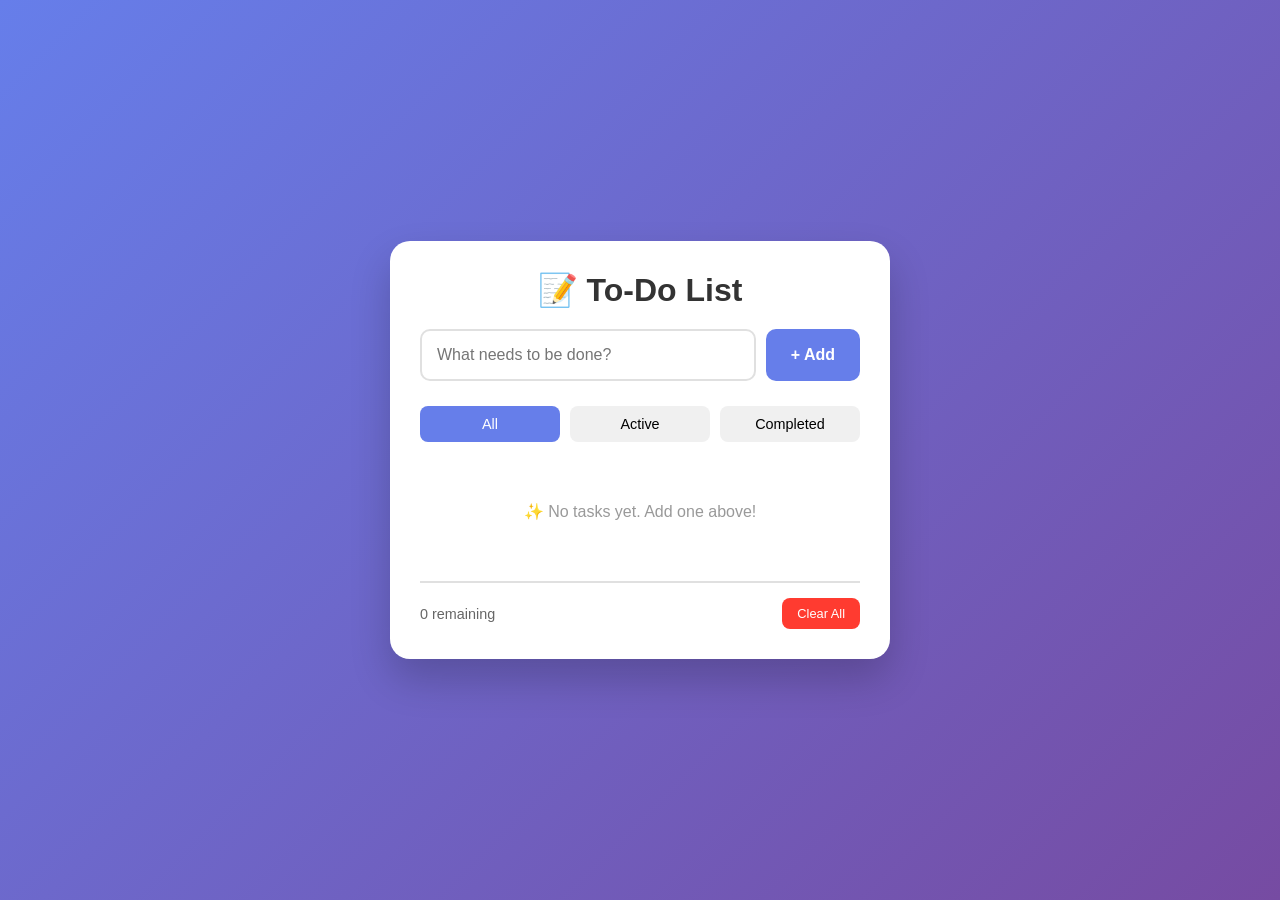
<file: day-02-todo-list/index.html>
<!DOCTYPE html>
<html lang="en">
<head>
    <meta charset="UTF-8">
    <meta name="viewport" content="width=device-width, initial-scale=1.0">
    <title>To-Do List</title>
    <style>
        * {
            margin: 0;
            padding: 0;
            box-sizing: border-box;
        }

        body {
            font-family: 'Segoe UI', Tahoma, Geneva, Verdana, sans-serif;
            background: linear-gradient(135deg, #667eea 0%, #764ba2 100%);
            min-height: 100vh;
            display: flex;
            justify-content: center;
            align-items: center;
            padding: 20px;
        }

        .container {
            background: white;
            border-radius: 20px;
            padding: 30px;
            box-shadow: 0 20px 40px rgba(0,0,0,0.2);
            width: 100%;
            max-width: 500px;
        }

        h1 {
            color: #333;
            margin-bottom: 20px;
            text-align: center;
            font-size: 2rem;
        }

        .input-section {
            display: flex;
            gap: 10px;
            margin-bottom: 25px;
        }

        #taskInput {
            flex: 1;
            padding: 15px;
            font-size: 1rem;
            border: 2px solid #e0e0e0;
            border-radius: 10px;
            outline: none;
            transition: border-color 0.3s;
        }

        #taskInput:focus {
            border-color: #667eea;
        }

        #addBtn {
            padding: 15px 25px;
            background: #667eea;
            color: white;
            border: none;
            border-radius: 10px;
            cursor: pointer;
            font-size: 1rem;
            font-weight: bold;
            transition: transform 0.2s, background 0.2s;
        }

        #addBtn:hover {
            background: #5a67d8;
            transform: scale(1.02);
        }

        .filters {
            display: flex;
            gap: 10px;
            margin-bottom: 20px;
        }

        .filter-btn {
            flex: 1;
            padding: 10px;
            background: #f0f0f0;
            border: none;
            border-radius: 8px;
            cursor: pointer;
            font-size: 0.9rem;
            transition: all 0.2s;
        }

        .filter-btn.active {
            background: #667eea;
            color: white;
        }

        #taskList {
            list-style: none;
            max-height: 400px;
            overflow-y: auto;
        }

        .task-item {
            display: flex;
            align-items: center;
            padding: 12px;
            background: #f8f9fa;
            margin-bottom: 10px;
            border-radius: 10px;
            transition: transform 0.2s;
        }

        .task-item:hover {
            transform: translateX(5px);
        }

        .task-check {
            width: 22px;
            height: 22px;
            margin-right: 15px;
            cursor: pointer;
            accent-color: #4cd964;
        }

        .task-text {
            flex: 1;
            font-size: 1rem;
            color: #333;
            word-break: break-word;
        }

        .task-text.completed {
            text-decoration: line-through;
            color: #999;
        }

        .delete-btn {
            background: #ff3b30;
            color: white;
            border: none;
            padding: 8px 15px;
            border-radius: 8px;
            cursor: pointer;
            font-size: 0.8rem;
            transition: transform 0.2s;
        }

        .delete-btn:hover {
            transform: scale(1.05);
        }

        .stats {
            display: flex;
            justify-content: space-between;
            align-items: center;
            margin-top: 20px;
            padding-top: 15px;
            border-top: 2px solid #e0e0e0;
            color: #666;
            font-size: 0.9rem;
        }

        #clearAllBtn {
            background: #ff3b30;
            color: white;
            border: none;
            padding: 8px 15px;
            border-radius: 8px;
            cursor: pointer;
            font-size: 0.8rem;
        }

        .empty-message {
            text-align: center;
            color: #999;
            padding: 40px;
        }
    </style>
</head>
<body>
    <div class="container">
        <h1>📝 To-Do List</h1>

        <div class="input-section">
            <input type="text" id="taskInput" placeholder="What needs to be done?" autocomplete="off">
            <button id="addBtn">+ Add</button>
        </div>

        <div class="filters">
            <button class="filter-btn active" data-filter="all">All</button>
            <button class="filter-btn" data-filter="active">Active</button>
            <button class="filter-btn" data-filter="completed">Completed</button>
        </div>

        <ul id="taskList">
            <li class="empty-message">✨ No tasks yet. Add one above!</li>
        </ul>

        <div class="stats">
            <span id="taskCount">0 tasks</span>
            <button id="clearAllBtn">Clear All</button>
        </div>
    </div>

    <script>
        // Load tasks from localStorage
        let tasks = JSON.parse(localStorage.getItem('tasks')) || [];
        let currentFilter = 'all';

        // DOM elements
        const taskList = document.getElementById('taskList');
        const taskInput = document.getElementById('taskInput');
        const addBtn = document.getElementById('addBtn');
        const clearAllBtn = document.getElementById('clearAllBtn');
        const taskCountSpan = document.getElementById('taskCount');
        const filterBtns = document.querySelectorAll('.filter-btn');

        // Save tasks to localStorage
        function saveTasks() {
            localStorage.setItem('tasks', JSON.stringify(tasks));
        }

        // Render tasks based on current filter
        function renderTasks() {
            let filteredTasks = tasks;
            
            if (currentFilter === 'active') {
                filteredTasks = tasks.filter(task => !task.completed);
            } else if (currentFilter === 'completed') {
                filteredTasks = tasks.filter(task => task.completed);
            }

            if (filteredTasks.length === 0) {
                let message = '';
                if (currentFilter === 'all') message = '✨ No tasks yet. Add one above!';
                else if (currentFilter === 'active') message = '✅ No active tasks!';
                else message = '🎉 No completed tasks!';
                
                taskList.innerHTML = `<li class="empty-message">${message}</li>`;
                taskCountSpan.innerText = `${tasks.filter(t => !t.completed).length} remaining`;
                return;
            }

            taskList.innerHTML = filteredTasks.map(task => `
                <li class="task-item" data-id="${task.id}">
                    <input type="checkbox" class="task-check" ${task.completed ? 'checked' : ''}>
                    <span class="task-text ${task.completed ? 'completed' : ''}">${escapeHtml(task.text)}</span>
                    <button class="delete-btn">Delete</button>
                </li>
            `).join('');

            // Update task count
            const remainingCount = tasks.filter(t => !t.completed).length;
            taskCountSpan.innerText = `${remainingCount} remaining`;

            // Add event listeners to new elements
            document.querySelectorAll('.task-check').forEach((checkbox, index) => {
                const taskId = parseInt(checkbox.closest('.task-item').dataset.id);
                checkbox.addEventListener('change', () => toggleTask(taskId));
            });

            document.querySelectorAll('.delete-btn').forEach((btn, index) => {
                const taskId = parseInt(btn.closest('.task-item').dataset.id);
                btn.addEventListener('click', () => deleteTask(taskId));
            });
        }

        // Escape HTML to prevent XSS
        function escapeHtml(text) {
            const div = document.createElement('div');
            div.textContent = text;
            return div.innerHTML;
        }

        // Add new task
        function addTask() {
            const text = taskInput.value.trim();
            if (text === '') {
                alert('Please enter a task!');
                return;
            }

            const newTask = {
                id: Date.now(),
                text: text,
                completed: false,
                createdAt: new Date().toISOString()
            };

            tasks.push(newTask);
            saveTasks();
            renderTasks();
            taskInput.value = '';
            taskInput.focus();
        }

        // Toggle task completion
        function toggleTask(taskId) {
            const task = tasks.find(t => t.id === taskId);
            if (task) {
                task.completed = !task.completed;
                saveTasks();
                renderTasks();
            }
        }

        // Delete a single task
        function deleteTask(taskId) {
            tasks = tasks.filter(t => t.id !== taskId);
            saveTasks();
            renderTasks();
        }

        // Clear all completed tasks
        function clearCompleted() {
            tasks = tasks.filter(t => !t.completed);
            saveTasks();
            renderTasks();
        }

        // Clear all tasks
        function clearAllTasks() {
            if (tasks.length > 0 && confirm('⚠️ Delete ALL tasks? This cannot be undone.')) {
                tasks = [];
                saveTasks();
                renderTasks();
            }
        }

        // Change filter
        function setFilter(filter) {
            currentFilter = filter;
            
            // Update active button style
            filterBtns.forEach(btn => {
                if (btn.dataset.filter === filter) {
                    btn.classList.add('active');
                } else {
                    btn.classList.remove('active');
                }
            });
            
            renderTasks();
        }

        // Event listeners
        addBtn.addEventListener('click', addTask);
        taskInput.addEventListener('keypress', (e) => {
            if (e.key === 'Enter') addTask();
        });
        clearAllBtn.addEventListener('click', clearAllTasks);

        filterBtns.forEach(btn => {
            btn.addEventListener('click', () => setFilter(btn.dataset.filter));
        });

        // Initial render
        renderTasks();
    </script>
</body>
</html>
</file>
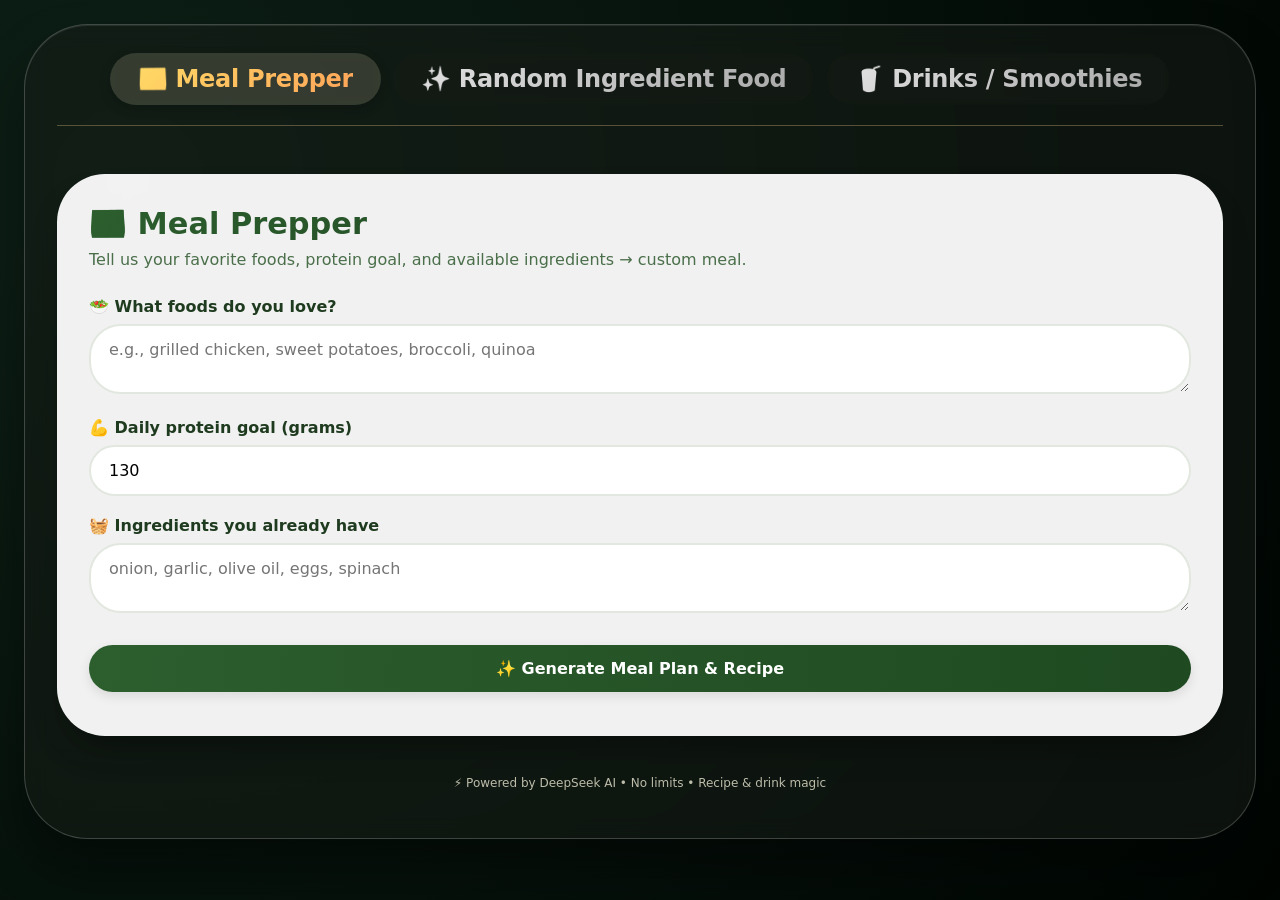
<file: day-05-recipe-planner/index.html>
<!DOCTYPE html>
<html lang="en">
<head>
    <meta charset="UTF-8">
    <meta name="viewport" content="width=device-width, initial-scale=1.0, viewport-fit=cover">
    <title>FlavorForge | AI Meal Studio</title>
    <style>
        * {
            margin: 0;
            padding: 0;
            box-sizing: border-box;
            font-family: 'Inter', system-ui, -apple-system, 'Segoe UI', Roboto, sans-serif;
        }

        body {
            background: radial-gradient(circle at 10% 20%, rgba(0, 20, 10, 0.95), rgba(0, 5, 2, 1));
            min-height: 100vh;
            padding: 24px;
        }

        .app-container {
            max-width: 1300px;
            margin: 0 auto;
            background: rgba(22, 28, 22, 0.55);
            backdrop-filter: blur(12px);
            border-radius: 64px;
            padding: 28px 32px 48px;
            box-shadow: 0 30px 50px rgba(0,0,0,0.4), inset 0 1px 1px rgba(255,255,255,0.1);
            border: 1px solid rgba(255,255,255,0.2);
        }

        .nav-tabs {
            display: flex;
            justify-content: center;
            gap: 12px;
            flex-wrap: wrap;
            margin-bottom: 48px;
            border-bottom: 1px solid rgba(255,215,150,0.3);
            padding-bottom: 20px;
        }

        .nav-btn {
            background: transparent;
            border: none;
            font-size: 1.5rem;
            font-weight: 600;
            padding: 12px 28px;
            cursor: pointer;
            transition: all 0.25s ease;
            border-radius: 60px;
            color: #ccc;
            letter-spacing: -0.3px;
            backdrop-filter: blur(4px);
        }

        .nav-btn span {
            background: linear-gradient(135deg, #e0e0e0, #aaaaaa);
            background-clip: text;
            -webkit-background-clip: text;
            color: transparent;
            transition: all 0.25s;
        }

        .nav-btn:hover span {
            background: linear-gradient(135deg, #FFD966, #FFB347, #FF6B4A);
            background-clip: text;
            -webkit-background-clip: text;
            color: transparent;
            transform: scale(1.02);
        }

        .nav-btn.active {
            background: rgba(255,245,210,0.15);
            box-shadow: 0 4px 12px rgba(0,0,0,0.2);
        }

        .nav-btn.active span {
            background: linear-gradient(135deg, #FFD966, #FFA559);
            background-clip: text;
            -webkit-background-clip: text;
            color: transparent;
            font-weight: 700;
        }

        .panel {
            display: none;
            animation: fadeIn 0.4s ease;
        }

        .panel.active-panel {
            display: block;
        }

        @keyframes fadeIn {
            from { opacity: 0; transform: translateY(10px);}
            to { opacity: 1; transform: translateY(0);}
        }

        .card {
            background: rgba(255, 255, 255, 0.94);
            border-radius: 48px;
            padding: 32px;
            box-shadow: 0 20px 35px -12px rgba(0,0,0,0.4);
            transition: all 0.2s;
        }

        h2 {
            font-size: 1.9rem;
            font-weight: 700;
            margin-bottom: 8px;
            background: linear-gradient(135deg, #2c5e2e, #1a3a1a);
            background-clip: text;
            -webkit-background-clip: text;
            color: transparent;
        }

        .sub {
            color: #4a6f4a;
            margin-bottom: 28px;
            font-weight: 500;
        }

        label {
            font-weight: 600;
            color: #1f3b1f;
            display: block;
            margin: 20px 0 8px;
        }

        textarea, input, select {
            width: 100%;
            padding: 14px 18px;
            border-radius: 32px;
            border: 2px solid #e2e8e0;
            background: white;
            font-size: 1rem;
            transition: 0.2s;
        }

        textarea:focus, input:focus, select:focus {
            border-color: #f5b042;
            outline: none;
            box-shadow: 0 0 0 3px rgba(245,176,66,0.2);
        }

        button.generate {
            background: linear-gradient(95deg, #2c5e2e, #1f4a21);
            color: white;
            border: none;
            padding: 14px 24px;
            border-radius: 44px;
            font-weight: 700;
            font-size: 1rem;
            cursor: pointer;
            width: 100%;
            margin: 28px 0 12px;
            transition: 0.2s;
            box-shadow: 0 4px 12px rgba(0,0,0,0.1);
        }

        button.generate:hover {
            transform: scale(1.01);
            background: linear-gradient(95deg, #3d7640, #2a6130);
        }

        .loading {
            display: none;
            text-align: center;
            padding: 30px;
            background: #f9f5e8;
            border-radius: 36px;
            margin-top: 24px;
        }

        .result-box {
            margin-top: 28px;
            background: #fefaf0;
            border-radius: 36px;
            padding: 24px;
            display: none;
        }

        .result-title {
            font-size: 1.8rem;
            font-weight: 800;
            color: #2d5e2c;
            border-left: 8px solid #f5b042;
            padding-left: 20px;
            margin-bottom: 18px;
        }

        .recipe-meta {
            display: flex;
            gap: 24px;
            margin-bottom: 20px;
            color: #5a6e5a;
        }

        .error-msg {
            background: #ffeded;
            border-radius: 32px;
            padding: 16px;
            color: #b13e3e;
            margin-top: 20px;
            display: none;
        }

        .footer-note {
            text-align: center;
            margin-top: 40px;
            color: #bdbdaa;
            font-size: 0.75rem;
        }

        @media (max-width: 700px) {
            .app-container { padding: 16px; }
            .nav-btn { font-size: 1.2rem; padding: 8px 16px; }
            .card { padding: 20px; }
        }
    </style>
</head>
<body>
<div class="app-container">
    <div class="nav-tabs">
        <button class="nav-btn active" data-tab="mealprep"><span>🍱 Meal Prepper</span></button>
        <button class="nav-btn" data-tab="recipegen"><span>✨ Random Ingredient Food</span></button>
        <button class="nav-btn" data-tab="drinks"><span>🥤 Drinks / Smoothies</span></button>
    </div>

    <!-- PANEL 1: MEAL PREPPER -->
    <div id="panel-mealprep" class="panel active-panel">
        <div class="card">
            <h2>🍱 Meal Prepper</h2>
            <div class="sub">Tell us your favorite foods, protein goal, and available ingredients → custom meal.</div>
            <label>🥗 What foods do you love?</label>
            <textarea id="prefFoods" rows="2" placeholder="e.g., grilled chicken, sweet potatoes, broccoli, quinoa"></textarea>
            <label>💪 Daily protein goal (grams)</label>
            <input type="number" id="proteinGoal" placeholder="e.g., 120" value="130">
            <label>🧺 Ingredients you already have</label>
            <textarea id="prepIngredients" rows="2" placeholder="onion, garlic, olive oil, eggs, spinach"></textarea>
            <button class="generate" id="genMealPrep">✨ Generate Meal Plan & Recipe</button>
            <div id="mealPrepLoading" class="loading"><span>🧠 AI is designing your meal...</span></div>
            <div id="mealPrepResult" class="result-box"></div>
            <div id="mealPrepError" class="error-msg"></div>
        </div>
    </div>

    <!-- PANEL 2: RANDOM INGREDIENT FOOD -->
    <div id="panel-recipegen" class="panel">
        <div class="card">
            <h2>✨ Random Ingredient Food Generator</h2>
            <div class="sub">Type what you have → get a unique delicious meal.</div>
            <label>📦 Your ingredients (comma separated)</label>
            <textarea id="randomIngredients" rows="3" placeholder="e.g., canned tuna, pasta, tomato sauce, parmesan"></textarea>
            <label>🍽️ Meal style</label>
            <select id="mealStyle">
                <option value="any">Any style</option>
                <option value="quick">Quick & Easy (<30 min)</option>
                <option value="healthy">Healthy/Low calorie</option>
                <option value="comfort">Comfort food</option>
            </select>
            <button class="generate" id="genRandomRecipe">✨ Generate Random Delicious Meal</button>
            <div id="randomLoading" class="loading"><span>🍳 Crafting something tasty...</span></div>
            <div id="randomResult" class="result-box"></div>
            <div id="randomError" class="error-msg"></div>
        </div>
    </div>

    <!-- PANEL 3: DRINKS -->
    <div id="panel-drinks" class="panel">
        <div class="card">
            <h2>🥤 Drink Studio</h2>
            <div class="sub">Turn fruits, veggies, dairy into a smoothie, juice, or milkshake.</div>
            <label>🥑 Ingredients for your drink</label>
            <textarea id="drinkIngredients" rows="2" placeholder="banana, spinach, almond milk, honey"></textarea>
            <label>🥛 Drink type preference</label>
            <select id="drinkType">
                <option value="smoothie">Smoothie</option>
                <option value="juice">Fresh Juice</option>
                <option value="milkshake">Milkshake</option>
                <option value="any">Best match</option>
            </select>
            <button class="generate" id="genDrink">✨ Blend My Drink</button>
            <div id="drinkLoading" class="loading"><span>🥤 Mixing flavors...</span></div>
            <div id="drinkResult" class="result-box"></div>
            <div id="drinkError" class="error-msg"></div>
        </div>
    </div>
    <div class="footer-note">⚡ Powered by DeepSeek AI • No limits • Recipe & drink magic</div>
</div>

<script>
    // 🔑 YOUR DEEPSEEK API KEY (already inserted)
    const DEEPSEEK_API_KEY = "sk-38e25474156846319c008bb8c25eb492";

    async function callDeepSeek(prompt, systemMsg = "You are a professional chef and nutritionist. Keep recipes healthy, realistic, and delicious. Use only given ingredients.") {
        const response = await fetch('https://api.deepseek.com/v1/chat/completions', {
            method: 'POST',
            headers: {
                'Content-Type': 'application/json',
                'Authorization': `Bearer ${DEEPSEEK_API_KEY}`
            },
            body: JSON.stringify({
                model: 'deepseek-chat',
                messages: [
                    { role: 'system', content: systemMsg },
                    { role: 'user', content: prompt }
                ],
                temperature: 0.75,
                max_tokens: 1300
            })
        });
        if (!response.ok) {
            const err = await response.json();
            throw new Error(err.error?.message || 'API error');
        }
        const data = await response.json();
        return data.choices[0].message.content;
    }

    function displayResult(container, rawText) {
        container.innerHTML = '';
        let title = "Your Creation";
        const titleMatch = rawText.match(/\*\*Recipe Name:\*\*\s*(.+)/i) || rawText.match(/^#\s*(.+)/m);
        if (titleMatch) title = titleMatch[1].trim();
        const html = `
            <div class="result-title">${escapeHtml(title)}</div>
            <div class="recipe-meta">🍽️ AI‑crafted just for you</div>
            <div style="white-space: pre-wrap; line-height:1.5;">${escapeHtml(rawText)}</div>
        `;
        container.innerHTML = html;
        container.style.display = 'block';
    }

    function escapeHtml(str) {
        return str.replace(/[&<>]/g, function(m) {
            if (m === '&') return '&amp;';
            if (m === '<') return '&lt;';
            if (m === '>') return '&gt;';
            return m;
        });
    }

    // Meal Prepper
    document.getElementById('genMealPrep').addEventListener('click', async () => {
        const favFoods = document.getElementById('prefFoods').value.trim();
        const proteinGoal = document.getElementById('proteinGoal').value;
        const ingredients = document.getElementById('prepIngredients').value.trim();
        if (!favFoods && !ingredients) {
            document.getElementById('mealPrepError').innerText = 'Please tell us what foods you like or ingredients you have.';
            document.getElementById('mealPrepError').style.display = 'block';
            return;
        }
        const loading = document.getElementById('mealPrepLoading');
        const resultDiv = document.getElementById('mealPrepResult');
        const errorDiv = document.getElementById('mealPrepError');
        loading.style.display = 'block';
        resultDiv.style.display = 'none';
        errorDiv.style.display = 'none';
        try {
            const prompt = `Create a healthy, satisfying meal plan (one main recipe) based on:
- Favorite foods: ${favFoods || "any healthy ingredients"}
- Protein goal: ${proteinGoal}g per day
- Available ingredients: ${ingredients || "use common pantry items"}

Generate a recipe with **Recipe Name**, prep & cook time, ingredients list, step-by-step instructions, nutrition highlights, and a pro tip. Keep realistic, delicious, and within protein target.`;
            const aiText = await callDeepSeek(prompt);
            displayResult(resultDiv, aiText);
        } catch (err) {
            errorDiv.innerText = '❌ ' + err.message;
            errorDiv.style.display = 'block';
        } finally {
            loading.style.display = 'none';
        }
    });

    // Random Ingredient Food
    document.getElementById('genRandomRecipe').addEventListener('click', async () => {
        const ingredients = document.getElementById('randomIngredients').value.trim();
        const style = document.getElementById('mealStyle').value;
        if (!ingredients) {
            document.getElementById('randomError').innerText = 'Add some ingredients first!';
            document.getElementById('randomError').style.display = 'block';
            return;
        }
        const loading = document.getElementById('randomLoading');
        const resultDiv = document.getElementById('randomResult');
        const errorDiv = document.getElementById('randomError');
        loading.style.display = 'block';
        resultDiv.style.display = 'none';
        errorDiv.style.display = 'none';
        try {
            const prompt = `Using these ingredients: ${ingredients}. Meal style: ${style}. Create a delicious, surprising recipe. Output with **Recipe Name**, preparation time, cooking time, ingredients list, step-by-step instructions, nutrition highlights, and one pro tip. Make it appetizing.`;
            const aiText = await callDeepSeek(prompt);
            displayResult(resultDiv, aiText);
        } catch (err) {
            errorDiv.innerText = '⚠️ ' + err.message;
            errorDiv.style.display = 'block';
        } finally {
            loading.style.display = 'none';
        }
    });

    // Drinks
    document.getElementById('genDrink').addEventListener('click', async () => {
        const ingredients = document.getElementById('drinkIngredients').value.trim();
        const drinkPref = document.getElementById('drinkType').value;
        if (!ingredients) {
            document.getElementById('drinkError').innerText = 'Enter some fruits, veggies, or liquids.';
            document.getElementById('drinkError').style.display = 'block';
            return;
        }
        const loading = document.getElementById('drinkLoading');
        const resultDiv = document.getElementById('drinkResult');
        const errorDiv = document.getElementById('drinkError');
        loading.style.display = 'block';
        resultDiv.style.display = 'none';
        errorDiv.style.display = 'none';
        try {
            const prompt = `Based on: ${ingredients}. Drink type preference: ${drinkPref}. Create a refreshing drink recipe (smoothie/juice/milkshake). Include **Recipe Name**, preparation time, ingredients, step-by-step instructions, nutritional notes, and a pro tip. Keep it healthy and delicious.`;
            const aiText = await callDeepSeek(prompt, "You are a mixologist specialized in healthy drinks, smoothies, and juices.");
            displayResult(resultDiv, aiText);
        } catch (err) {
            errorDiv.innerText = '❌ ' + err.message;
            errorDiv.style.display = 'block';
        } finally {
            loading.style.display = 'none';
        }
    });

    // Tab switching
    const tabs = document.querySelectorAll('.nav-btn');
    const panels = {
        mealprep: document.getElementById('panel-mealprep'),
        recipegen: document.getElementById('panel-recipegen'),
        drinks: document.getElementById('panel-drinks')
    };
    tabs.forEach(btn => {
        btn.addEventListener('click', () => {
            const tabId = btn.getAttribute('data-tab');
            tabs.forEach(b => b.classList.remove('active'));
            btn.classList.add('active');
            Object.values(panels).forEach(p => p.classList.remove('active-panel'));
            panels[tabId].classList.add('active-panel');
        });
    });
</script>
</body>
</html>
</file>
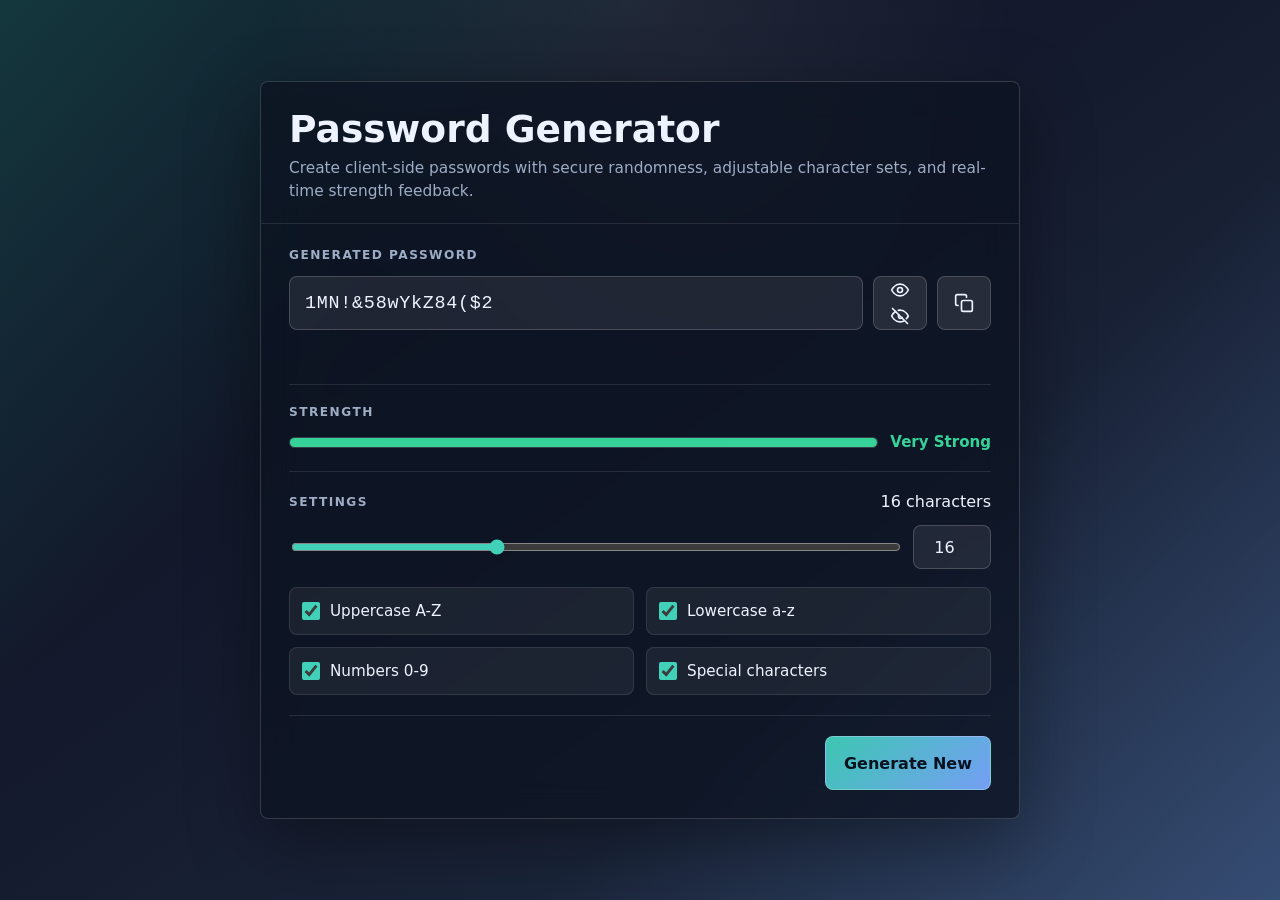
<file: day-06-password-generator/index.html>
<!DOCTYPE html>
<html lang="en">
<head>
  <meta charset="UTF-8" />
  <meta name="viewport" content="width=device-width, initial-scale=1.0" />
  <title>Password Generator</title>
  <style>
    :root {
      --bg-1: #09111f;
      --bg-2: #151b2e;
      --bg-3: #203047;
      --panel: rgba(12, 18, 32, 0.72);
      --panel-border: rgba(255, 255, 255, 0.16);
      --muted: #9eacc4;
      --text: #eef4ff;
      --field: rgba(255, 255, 255, 0.08);
      --field-border: rgba(255, 255, 255, 0.18);
      --accent: #41d1b9;
      --accent-2: #7aa7ff;
      --danger: #ff6464;
      --warning: #ffbd5f;
      --success: #36d399;
      --strong: #42a5ff;
      --shadow: 0 22px 70px rgba(0, 0, 0, 0.38);
      --radius: 8px;
    }

    * {
      box-sizing: border-box;
    }

    html {
      min-height: 100%;
      background: var(--bg-1);
    }

    body {
      min-height: 100vh;
      margin: 0;
      display: grid;
      place-items: center;
      padding: 32px 18px;
      color: var(--text);
      font-family: Inter, ui-sans-serif, system-ui, -apple-system, BlinkMacSystemFont, "Segoe UI", sans-serif;
      letter-spacing: 0;
      background:
        linear-gradient(135deg, rgba(65, 209, 185, 0.2), transparent 32%),
        linear-gradient(315deg, rgba(122, 167, 255, 0.24), transparent 34%),
        radial-gradient(circle at 50% 0%, rgba(255, 255, 255, 0.07), transparent 34%),
        linear-gradient(145deg, var(--bg-1), var(--bg-2) 47%, var(--bg-3));
    }

    button,
    input {
      font: inherit;
    }

    .app {
      width: min(760px, 100%);
    }

    .shell {
      border: 1px solid var(--panel-border);
      border-radius: var(--radius);
      background: var(--panel);
      box-shadow: var(--shadow);
      backdrop-filter: blur(18px);
      -webkit-backdrop-filter: blur(18px);
      overflow: hidden;
    }

    header {
      padding: 28px 28px 20px;
      border-bottom: 1px solid rgba(255, 255, 255, 0.1);
    }

    h1 {
      margin: 0 0 8px;
      font-size: clamp(1.6rem, 4vw, 2.35rem);
      line-height: 1.05;
      letter-spacing: 0;
    }

    .subtitle {
      margin: 0;
      color: var(--muted);
      font-size: 0.96rem;
      line-height: 1.5;
    }

    main {
      padding: 24px 28px 28px;
    }

    .section {
      padding: 20px 0;
      border-bottom: 1px solid rgba(255, 255, 255, 0.1);
    }

    .section:first-child {
      padding-top: 0;
    }

    .section:last-child {
      padding-bottom: 0;
      border-bottom: 0;
    }

    .section-title {
      display: flex;
      justify-content: space-between;
      gap: 16px;
      align-items: center;
      margin-bottom: 14px;
    }

    .section-title h2 {
      margin: 0;
      font-size: 0.76rem;
      color: var(--muted);
      letter-spacing: 0.12em;
      text-transform: uppercase;
      font-weight: 700;
    }

    .password-row {
      display: grid;
      grid-template-columns: 1fr auto auto;
      gap: 10px;
      align-items: stretch;
      position: relative;
    }

    .password-field {
      width: 100%;
      min-width: 0;
      height: 54px;
      padding: 0 15px;
      color: var(--text);
      background: var(--field);
      border: 1px solid var(--field-border);
      border-radius: var(--radius);
      outline: none;
      font-family: "SFMono-Regular", Consolas, "Liberation Mono", Menlo, monospace;
      font-size: clamp(0.9rem, 2.4vw, 1.15rem);
      letter-spacing: 0.04em;
      overflow: hidden;
      text-overflow: ellipsis;
    }

    .icon-button,
    .primary-button {
      min-height: 54px;
      border: 1px solid rgba(255, 255, 255, 0.16);
      border-radius: var(--radius);
      color: var(--text);
      background: rgba(255, 255, 255, 0.1);
      cursor: pointer;
      transition: transform 160ms ease, border-color 160ms ease, background 160ms ease;
    }

    .icon-button {
      width: 54px;
      display: inline-grid;
      place-items: center;
      padding: 0;
    }

    .primary-button {
      padding: 0 18px;
      font-weight: 700;
      background: linear-gradient(135deg, rgba(65, 209, 185, 0.95), rgba(122, 167, 255, 0.95));
      color: #07111f;
      border-color: rgba(255, 255, 255, 0.26);
      white-space: nowrap;
    }

    .icon-button:hover,
    .primary-button:hover {
      transform: translateY(-1px);
      border-color: rgba(255, 255, 255, 0.36);
    }

    .icon-button:focus-visible,
    .primary-button:focus-visible,
    input:focus-visible {
      outline: 2px solid rgba(65, 209, 185, 0.9);
      outline-offset: 3px;
    }

    .icon {
      width: 20px;
      height: 20px;
      display: block;
      stroke: currentColor;
      stroke-width: 2;
      fill: none;
      stroke-linecap: round;
      stroke-linejoin: round;
    }

    .notice {
      min-height: 24px;
      margin-top: 10px;
      color: var(--warning);
      font-size: 0.9rem;
      opacity: 0;
      transform: translateY(-4px);
      transition: opacity 180ms ease, transform 180ms ease;
    }

    .notice.is-visible {
      opacity: 1;
      transform: translateY(0);
    }

    .toast {
      position: fixed;
      left: 50%;
      bottom: 24px;
      transform: translate(-50%, 16px);
      padding: 11px 16px;
      border: 1px solid rgba(255, 255, 255, 0.16);
      border-radius: var(--radius);
      color: var(--text);
      background: rgba(10, 16, 28, 0.9);
      box-shadow: 0 14px 44px rgba(0, 0, 0, 0.34);
      opacity: 0;
      pointer-events: none;
      transition: opacity 180ms ease, transform 180ms ease;
      z-index: 10;
    }

    .toast.is-visible {
      opacity: 1;
      transform: translate(-50%, 0);
    }

    .strength-grid {
      display: grid;
      grid-template-columns: 1fr auto;
      gap: 12px;
      align-items: center;
    }

    .strength-meter {
      height: 11px;
      overflow: hidden;
      border-radius: 999px;
      background: rgba(255, 255, 255, 0.11);
      border: 1px solid rgba(255, 255, 255, 0.08);
    }

    .strength-fill {
      height: 100%;
      width: 25%;
      background: var(--danger);
      transition: width 180ms ease, background 180ms ease;
    }

    .strength-label {
      min-width: 96px;
      text-align: right;
      font-size: 0.94rem;
      font-weight: 800;
    }

    .length-control {
      display: grid;
      grid-template-columns: 1fr 78px;
      gap: 14px;
      align-items: center;
      margin-bottom: 18px;
    }

    input[type="range"] {
      width: 100%;
      accent-color: var(--accent);
      cursor: pointer;
    }

    input[type="number"] {
      width: 78px;
      height: 44px;
      padding: 0 10px;
      text-align: center;
      color: var(--text);
      background: var(--field);
      border: 1px solid var(--field-border);
      border-radius: var(--radius);
      outline: none;
    }

    .options {
      display: grid;
      grid-template-columns: repeat(2, minmax(0, 1fr));
      gap: 12px;
    }

    .option {
      display: flex;
      gap: 10px;
      align-items: center;
      min-height: 48px;
      padding: 12px;
      color: var(--text);
      background: rgba(255, 255, 255, 0.06);
      border: 1px solid rgba(255, 255, 255, 0.1);
      border-radius: var(--radius);
      cursor: pointer;
      user-select: none;
    }

    .option input {
      width: 18px;
      height: 18px;
      margin: 0;
      accent-color: var(--accent);
      cursor: pointer;
    }

    .option span {
      min-width: 0;
      font-size: 0.95rem;
    }

    .actions {
      display: flex;
      justify-content: flex-end;
    }

    @media (max-width: 620px) {
      body {
        padding: 18px 12px;
        align-items: start;
      }

      header,
      main {
        padding-left: 18px;
        padding-right: 18px;
      }

      .password-row {
        grid-template-columns: 1fr 54px;
      }

      .password-field {
        grid-column: 1 / -1;
      }

      .primary-button {
        width: 100%;
      }

      .options {
        grid-template-columns: 1fr;
      }

      .section-title,
      .strength-grid,
      .length-control {
        grid-template-columns: 1fr;
      }

      .section-title {
        align-items: start;
      }

      .strength-label {
        min-width: 0;
        text-align: left;
      }

      .actions {
        justify-content: stretch;
      }
    }
  </style>
</head>
<body>
  <div class="app">
    <div class="shell">
      <header>
        <h1>Password Generator</h1>
        <p class="subtitle">Create client-side passwords with secure randomness, adjustable character sets, and real-time strength feedback.</p>
      </header>

      <main>
        <section class="section" aria-labelledby="password-heading">
          <div class="section-title">
            <h2 id="password-heading">Generated Password</h2>
          </div>

          <div class="password-row">
            <input id="password" class="password-field" type="text" readonly aria-label="Generated password" />

            <button id="toggleVisibility" class="icon-button" type="button" aria-label="Hide password" title="Show or hide password">
              <svg id="eyeOpen" class="icon" viewBox="0 0 24 24" aria-hidden="true">
                <path d="M2 12s3.5-7 10-7 10 7 10 7-3.5 7-10 7-10-7-10-7Z"></path>
                <circle cx="12" cy="12" r="3"></circle>
              </svg>
              <svg id="eyeClosed" class="icon" viewBox="0 0 24 24" aria-hidden="true" hidden>
                <path d="m3 3 18 18"></path>
                <path d="M10.6 10.6A3 3 0 0 0 12 15a3 3 0 0 0 2.4-1.2"></path>
                <path d="M9.9 5.2A10.8 10.8 0 0 1 12 5c6.5 0 10 7 10 7a17.8 17.8 0 0 1-2.3 3.2"></path>
                <path d="M6.6 6.6C3.6 8.6 2 12 2 12s3.5 7 10 7a10.8 10.8 0 0 0 4.1-.8"></path>
              </svg>
            </button>

            <button id="copyPassword" class="icon-button" type="button" aria-label="Copy password" title="Copy password">
              <svg class="icon" viewBox="0 0 24 24" aria-hidden="true">
                <rect x="9" y="9" width="13" height="13" rx="2"></rect>
                <path d="M5 15H4a2 2 0 0 1-2-2V4a2 2 0 0 1 2-2h9a2 2 0 0 1 2 2v1"></path>
              </svg>
            </button>
          </div>

          <div id="notice" class="notice" role="status" aria-live="polite"></div>
        </section>

        <section class="section" aria-labelledby="strength-heading">
          <div class="section-title">
            <h2 id="strength-heading">Strength</h2>
          </div>

          <div class="strength-grid">
            <div class="strength-meter" aria-hidden="true">
              <div id="strengthFill" class="strength-fill"></div>
            </div>
            <div id="strengthLabel" class="strength-label" aria-live="polite">Weak</div>
          </div>
        </section>

        <section class="section" aria-labelledby="settings-heading">
          <div class="section-title">
            <h2 id="settings-heading">Settings</h2>
            <span id="lengthValue" aria-live="polite">16 characters</span>
          </div>

          <div class="length-control">
            <input id="lengthRange" type="range" min="8" max="32" value="16" aria-label="Password length" />
            <input id="lengthNumber" type="number" min="8" max="32" value="16" aria-label="Password length number" />
          </div>

          <div class="options">
            <label class="option">
              <input class="charset-option" type="checkbox" data-set="uppercase" checked />
              <span>Uppercase A-Z</span>
            </label>
            <label class="option">
              <input class="charset-option" type="checkbox" data-set="lowercase" checked />
              <span>Lowercase a-z</span>
            </label>
            <label class="option">
              <input class="charset-option" type="checkbox" data-set="numbers" checked />
              <span>Numbers 0-9</span>
            </label>
            <label class="option">
              <input class="charset-option" type="checkbox" data-set="special" checked />
              <span>Special characters</span>
            </label>
          </div>
        </section>

        <section class="section">
          <div class="actions">
            <button id="generatePassword" class="primary-button" type="button">Generate New</button>
          </div>
        </section>
      </main>
    </div>
  </div>

  <div id="toast" class="toast" role="status" aria-live="polite"></div>

  <script>
    const characterSets = {
      uppercase: "ABCDEFGHIJKLMNOPQRSTUVWXYZ",
      lowercase: "abcdefghijklmnopqrstuvwxyz",
      numbers: "0123456789",
      special: "!@#$%^&*()_+-=[]{}|;:,.<>?"
    };

    const passwordInput = document.getElementById("password");
    const lengthRange = document.getElementById("lengthRange");
    const lengthNumber = document.getElementById("lengthNumber");
    const lengthValue = document.getElementById("lengthValue");
    const options = Array.from(document.querySelectorAll(".charset-option"));
    const strengthFill = document.getElementById("strengthFill");
    const strengthLabel = document.getElementById("strengthLabel");
    const notice = document.getElementById("notice");
    const toast = document.getElementById("toast");
    const toggleVisibilityButton = document.getElementById("toggleVisibility");
    const eyeOpen = document.getElementById("eyeOpen");
    const eyeClosed = document.getElementById("eyeClosed");

    let toastTimer;
    let noticeTimer;

    function secureRandomInt(max) {
      if (max <= 0) {
        throw new Error("Random upper bound must be positive.");
      }

      // Rejection sampling avoids modulo bias when mapping crypto values into a range.
      const array = new Uint32Array(1);
      const limit = Math.floor(0x100000000 / max) * max;

      do {
        crypto.getRandomValues(array);
      } while (array[0] >= limit);

      return array[0] % max;
    }

    function getRandomCharacter(chars) {
      return chars[secureRandomInt(chars.length)];
    }

    function shuffleSecure(items) {
      const shuffled = [...items];

      for (let index = shuffled.length - 1; index > 0; index -= 1) {
        const swapIndex = secureRandomInt(index + 1);
        [shuffled[index], shuffled[swapIndex]] = [shuffled[swapIndex], shuffled[index]];
      }

      return shuffled;
    }

    function clampLength(value) {
      const parsed = Number.parseInt(value, 10);

      if (Number.isNaN(parsed)) {
        return 16;
      }

      return Math.min(32, Math.max(8, parsed));
    }

    function showNotice(message) {
      clearTimeout(noticeTimer);
      notice.textContent = message;
      notice.classList.add("is-visible");

      noticeTimer = setTimeout(() => {
        notice.classList.remove("is-visible");
      }, 1800);
    }

    function showToast(message) {
      clearTimeout(toastTimer);
      toast.textContent = message;
      toast.classList.add("is-visible");

      toastTimer = setTimeout(() => {
        toast.classList.remove("is-visible");
      }, 1500);
    }

    function selectedSetKeys() {
      const selected = options
        .filter((option) => option.checked)
        .map((option) => option.dataset.set);

      if (selected.length > 0) {
        return selected;
      }

      // If everything is deselected, restore all sets so generation never fails silently.
      options.forEach((option) => {
        option.checked = true;
      });
      showNotice("All character types were re-selected so a password can be generated.");

      return options.map((option) => option.dataset.set);
    }

    function generatePassword() {
      const length = clampLength(lengthNumber.value);
      lengthRange.value = String(length);
      lengthNumber.value = String(length);
      lengthValue.textContent = `${length} character${length === 1 ? "" : "s"}`;

      const selected = selectedSetKeys();
      const selectedSets = selected.map((key) => characterSets[key]);
      const combinedCharacters = selectedSets.join("");

      // First place one character from every selected set, then fill the rest.
      // This guarantees selected categories are represented in the final password.
      const requiredCharacters = selectedSets.map(getRandomCharacter);
      const remainingLength = length - requiredCharacters.length;
      const remainingCharacters = Array.from({ length: remainingLength }, () => {
        return getRandomCharacter(combinedCharacters);
      });

      const password = shuffleSecure([...requiredCharacters, ...remainingCharacters]).join("");

      passwordInput.value = password;
      updateStrength(password, selected);
    }

    function updateStrength(password, selectedSets) {
      const length = password.length;
      const variety = selectedSets.length;
      const hasNumber = selectedSets.includes("numbers");
      const hasSpecial = selectedSets.includes("special");

      /*
        Custom strength scoring:
        - Longer passwords earn more points, but sub-12-character passwords are capped.
        - More character variety increases the score.
        - Numbers and special characters add extra entropy and receive small bonuses.
      */
      let score = 0;

      if (length >= 12) score += 1;
      if (length >= 16) score += 1;
      if (length >= 24) score += 1;

      score += Math.max(0, variety - 1);

      if (hasNumber) score += 1;
      if (hasSpecial) score += 1;

      if (length < 12) {
        score = Math.min(score, 2);
      }

      const levels = [
        { max: 2, label: "Weak", width: "25%", color: "var(--danger)" },
        { max: 4, label: "Medium", width: "50%", color: "var(--warning)" },
        { max: 6, label: "Strong", width: "75%", color: "var(--strong)" },
        { max: Infinity, label: "Very Strong", width: "100%", color: "var(--success)" }
      ];

      const level = levels.find((item) => score <= item.max);

      strengthLabel.textContent = level.label;
      strengthLabel.style.color = level.color;
      strengthFill.style.width = level.width;
      strengthFill.style.background = level.color;
    }

    async function copyPassword() {
      const password = passwordInput.value;

      try {
        if (navigator.clipboard && window.isSecureContext) {
          await navigator.clipboard.writeText(password);
        } else {
          // Fallback for file:// or browsers that block the async Clipboard API.
          passwordInput.focus();
          passwordInput.select();

          const copied = document.execCommand("copy");
          passwordInput.setSelectionRange(0, 0);

          if (!copied) {
            throw new Error("Fallback copy command failed.");
          }
        }

        showToast("Copied!");
      } catch (error) {
        showToast("Copy failed. Select the password and copy manually.");
      }
    }

    function syncLengthFromRange() {
      lengthNumber.value = lengthRange.value;
      generatePassword();
    }

    function syncLengthFromNumber() {
      const length = clampLength(lengthNumber.value);
      lengthNumber.value = String(length);
      lengthRange.value = String(length);
      generatePassword();
    }

    document.getElementById("generatePassword").addEventListener("click", generatePassword);
    document.getElementById("copyPassword").addEventListener("click", copyPassword);
    lengthRange.addEventListener("input", syncLengthFromRange);
    lengthNumber.addEventListener("input", syncLengthFromNumber);

    options.forEach((option) => {
      option.addEventListener("change", generatePassword);
    });

    toggleVisibilityButton.addEventListener("click", () => {
      const isHidden = passwordInput.type === "password";

      passwordInput.type = isHidden ? "text" : "password";
      toggleVisibilityButton.setAttribute("aria-label", isHidden ? "Hide password" : "Show password");
      eyeOpen.hidden = !isHidden;
      eyeClosed.hidden = isHidden;
    });

    generatePassword();
  </script>
</body>
</html>
</file>
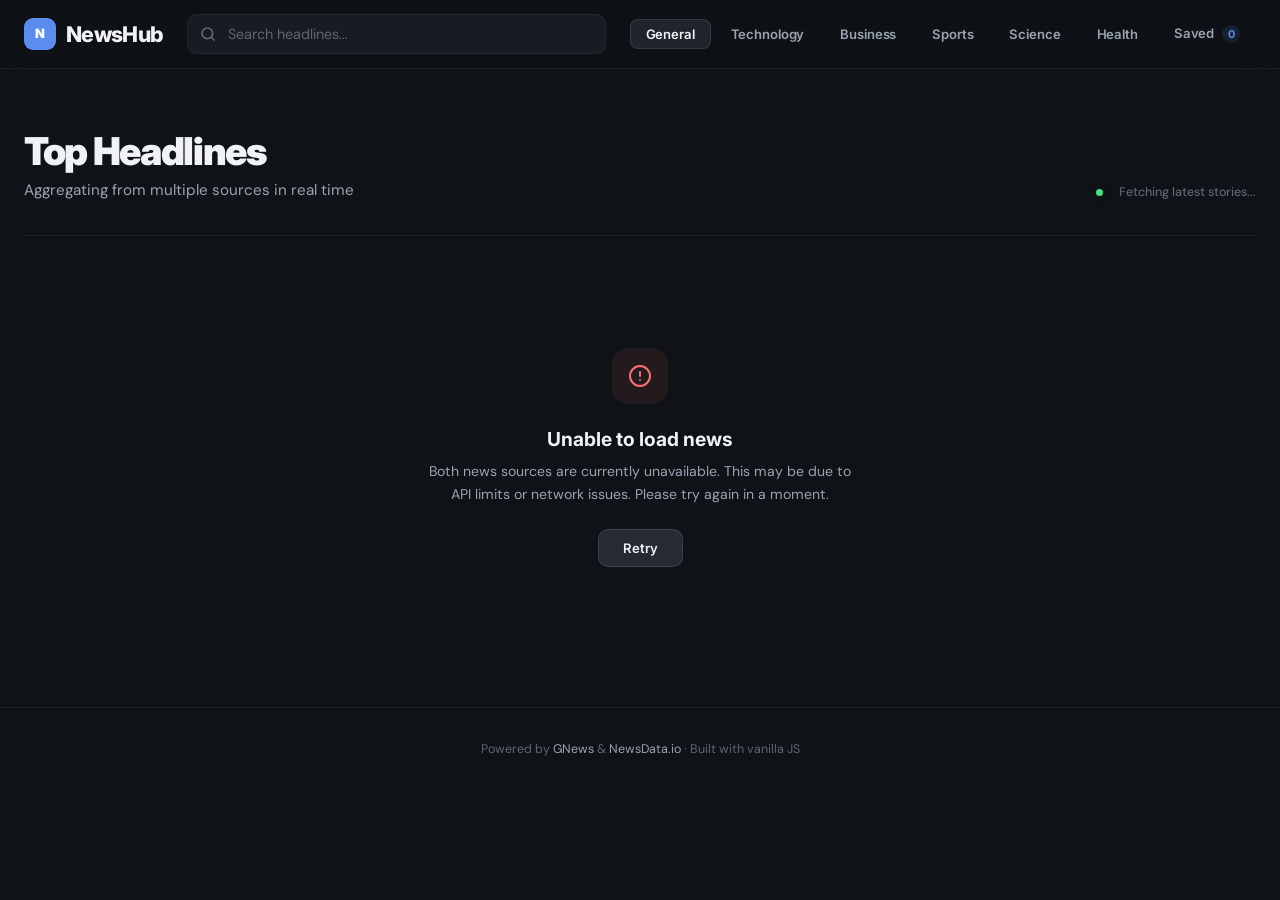
<file: day-07-news-aggregator/index.html>
<!DOCTYPE html>
<html lang="en">
<head>
  <meta charset="UTF-8" />
  <meta name="viewport" content="width=device-width, initial-scale=1.0" />
  <title>NewsHub — Smart News Aggregator</title>
  <link rel="preconnect" href="https://fonts.googleapis.com" />
  <link rel="preconnect" href="https://fonts.gstatic.com" crossorigin />
  <link href="https://fonts.googleapis.com/css2?family=Inter:wght@300;400;500;600;700;800;900&family=DM+Sans:ital,wght@0,400;0,500;0,700;1,400&display=swap" rel="stylesheet" />

  <style>
    /* ── CSS Variables ────────────────────────────────────────── */
    :root {
      --bg-deep: #0b0d10;
      --bg-base: #0f1216;
      --bg-card: #181b22;
      --bg-hover: #20242d;
      --bg-elevated: #252a34;
      --border-subtle: rgba(255, 255, 255, 0.05);
      --border-hover: rgba(255, 255, 255, 0.10);
      --text-primary: #f0f2f5;
      --text-secondary: #9aa3b2;
      --text-tertiary: #5e6675;
      --accent: #5b8def;
      --accent-soft: rgba(91, 141, 239, 0.12);
      --accent-border: rgba(91, 141, 239, 0.30);
      --green: #4ade80;
      --green-soft: rgba(74, 222, 128, 0.10);
      --amber: #fbbf24;
      --red: #f87171;
      --radius: 14px;
      --radius-lg: 20px;
      --shadow-elevated: 0 8px 32px rgba(0, 0, 0, 0.35);
      --transition: 0.25s cubic-bezier(0.4, 0, 0.2, 1);
      --font-heading: 'Inter', -apple-system, BlinkMacSystemFont, sans-serif;
      --font-body: 'DM Sans', -apple-system, BlinkMacSystemFont, sans-serif;
    }

    *, *::before, *::after { margin: 0; padding: 0; box-sizing: border-box; }

    html { scroll-behavior: smooth; }

    body {
      font-family: var(--font-body);
      background: var(--bg-base);
      color: var(--text-primary);
      line-height: 1.6;
      -webkit-font-smoothing: antialiased;
      -moz-osx-font-smoothing: grayscale;
      min-height: 100vh;
    }

    a { color: inherit; text-decoration: none; }
    button { cursor: pointer; font-family: inherit; border: none; background: none; color: inherit; }
    img { max-width: 100%; display: block; }

    /* ── Utility ──────────────────────────────────────────────── */
    .container {
      max-width: 1280px;
      margin: 0 auto;
      padding: 0 24px;
    }

    .flex { display: flex; }
    .flex-col { flex-direction: column; }
    .items-center { align-items: center; }
    .justify-between { justify-content: space-between; }
    .gap-2 { gap: 8px; }
    .gap-3 { gap: 12px; }
    .gap-4 { gap: 16px; }
    .hidden { display: none !important; }

    /* ── Header ───────────────────────────────────────────────── */
    .header {
      position: fixed;
      top: 0;
      left: 0;
      right: 0;
      z-index: 100;
      background: rgba(15, 18, 22, 0.85);
      backdrop-filter: blur(20px) saturate(1.4);
      -webkit-backdrop-filter: blur(20px) saturate(1.4);
      border-bottom: 1px solid var(--border-subtle);
      transition: background var(--transition), border-color var(--transition);
    }

    .header-scrolled {
      background: rgba(15, 18, 22, 0.95);
      border-bottom-color: var(--border-hover);
      box-shadow: 0 4px 24px rgba(0, 0, 0, 0.2);
    }

    .header-inner {
      display: flex;
      align-items: center;
      justify-content: space-between;
      padding: 14px 24px;
      max-width: 1280px;
      margin: 0 auto;
    }

    .logo {
      display: flex;
      align-items: center;
      gap: 10px;
      font-family: var(--font-heading);
      font-weight: 800;
      font-size: 1.35rem;
      letter-spacing: -0.03em;
      color: var(--text-primary);
      flex-shrink: 0;
    }

    .logo-mark {
      width: 32px;
      height: 32px;
      border-radius: 9px;
      background: var(--accent);
      display: flex;
      align-items: center;
      justify-content: center;
      font-size: 0.8rem;
      font-weight: 900;
      color: #fff;
    }

    /* ── Search ───────────────────────────────────────────────── */
    .search-wrap {
      position: relative;
      flex: 1;
      max-width: 440px;
      margin: 0 24px;
    }

    .search-input {
      width: 100%;
      padding: 10px 16px 10px 40px;
      background: var(--bg-card);
      border: 1px solid var(--border-subtle);
      border-radius: 10px;
      font-family: var(--font-body);
      font-size: 0.9rem;
      color: var(--text-primary);
      outline: none;
      transition: border-color var(--transition), box-shadow var(--transition), background var(--transition);
    }

    .search-input::placeholder { color: var(--text-tertiary); }

    .search-input:focus {
      border-color: var(--accent-border);
      background: var(--bg-hover);
      box-shadow: 0 0 0 3px var(--accent-soft);
    }

    .search-icon {
      position: absolute;
      left: 13px;
      top: 50%;
      transform: translateY(-50%);
      color: var(--text-tertiary);
      pointer-events: none;
    }

    /* ── Category Tabs ────────────────────────────────────────── */
    .tabs-wrap {
      display: flex;
      align-items: center;
      gap: 4px;
      flex-shrink: 0;
    }

    .tab-btn {
      padding: 7px 16px;
      border-radius: 8px;
      font-family: var(--font-heading);
      font-weight: 600;
      font-size: 0.82rem;
      letter-spacing: -0.01em;
      color: var(--text-secondary);
      background: transparent;
      transition: all var(--transition);
      position: relative;
      white-space: nowrap;
    }

    .tab-btn:hover {
      color: var(--text-primary);
      background: var(--bg-hover);
    }

    .tab-btn.active {
      color: var(--text-primary);
      background: var(--bg-hover);
      box-shadow: inset 0 0 0 1px var(--border-hover);
    }

    .tab-btn .saved-count {
      display: inline-flex;
      align-items: center;
      justify-content: center;
      min-width: 18px;
      height: 18px;
      padding: 0 5px;
      margin-left: 5px;
      border-radius: 9px;
      background: var(--accent-soft);
      color: var(--accent);
      font-size: 0.68rem;
      font-weight: 700;
      vertical-align: middle;
    }

    /* ── Mobile Tabs (horizontal scroll) ──────────────────────── */
    .mobile-tabs {
      display: none;
      position: fixed;
      top: 60px;
      left: 0;
      right: 0;
      z-index: 99;
      background: rgba(15, 18, 22, 0.92);
      backdrop-filter: blur(16px);
      -webkit-backdrop-filter: blur(16px);
      border-bottom: 1px solid var(--border-subtle);
      padding: 6px 16px;
      overflow-x: auto;
      scrollbar-width: none;
      -ms-overflow-style: none;
    }

    .mobile-tabs::-webkit-scrollbar { display: none; }

    .mobile-tabs-inner {
      display: flex;
      gap: 4px;
      width: max-content;
    }

    /* ── Hero Section ─────────────────────────────────────────── */
    .hero {
      padding-top: 130px;
      padding-bottom: 32px;
      position: relative;
    }

    .hero-inner {
      display: flex;
      align-items: flex-end;
      justify-content: space-between;
      gap: 24px;
    }

    .hero-title {
      font-family: var(--font-heading);
      font-weight: 900;
      font-size: 2.4rem;
      letter-spacing: -0.035em;
      line-height: 1.1;
      color: var(--text-primary);
      margin-bottom: 6px;
    }

    .hero-subtitle {
      font-family: var(--font-body);
      font-size: 0.95rem;
      color: var(--text-secondary);
      font-weight: 400;
    }

    .hero-meta {
      display: flex;
      align-items: center;
      gap: 16px;
      flex-shrink: 0;
    }

    .status-dot {
      width: 7px;
      height: 7px;
      border-radius: 50%;
      background: var(--green);
      box-shadow: 0 0 8px var(--green-soft);
      animation: pulse 2.5s ease-in-out infinite;
    }

    @keyframes pulse {
      0%, 100% { opacity: 1; box-shadow: 0 0 6px var(--green); }
      50% { opacity: 0.6; box-shadow: 0 0 12px var(--green-soft); }
    }

    .status-text {
      font-size: 0.78rem;
      color: var(--text-tertiary);
      font-weight: 500;
    }

    /* ── Divider ──────────────────────────────────────────────── */
    .section-divider {
      height: 1px;
      background: var(--border-subtle);
      margin: 0 24px;
    }

    /* ── Main Content ─────────────────────────────────────────── */
    .main {
      padding: 32px 0 60px;
    }

    /* ── Article Grid ─────────────────────────────────────────── */
    .article-grid {
      display: grid;
      grid-template-columns: repeat(3, 1fr);
      gap: 20px;
    }

    /* ── Article Card ─────────────────────────────────────────── */
    .card {
      background: var(--bg-card);
      border: 1px solid var(--border-subtle);
      border-radius: var(--radius);
      overflow: hidden;
      transition: transform var(--transition), box-shadow var(--transition), border-color var(--transition);
      display: flex;
      flex-direction: column;
      position: relative;
    }

    .card:hover {
      transform: translateY(-3px);
      box-shadow: var(--shadow-elevated);
      border-color: var(--border-hover);
    }

    /* Card image area */
    .card-image-wrap {
      position: relative;
      width: 100%;
      padding-top: 52%;
      overflow: hidden;
      background: linear-gradient(135deg, #1a1e27 0%, #252a36 100%);
    }

    .card-image-wrap img {
      position: absolute;
      top: 0;
      left: 0;
      width: 100%;
      height: 100%;
      object-fit: cover;
      transition: transform 0.5s cubic-bezier(0.4, 0, 0.2, 1);
    }

    .card:hover .card-image-wrap img {
      transform: scale(1.06);
    }

    /* Image overlay with gradient */
    .card-image-wrap::after {
      content: '';
      position: absolute;
      bottom: 0;
      left: 0;
      right: 0;
      height: 50%;
      background: linear-gradient(to top, rgba(24, 27, 34, 0.7) 0%, transparent 100%);
      pointer-events: none;
    }

    /* Category badge on image */
    .card-cat-badge {
      position: absolute;
      bottom: 10px;
      left: 12px;
      z-index: 2;
      padding: 3px 10px;
      border-radius: 6px;
      font-family: var(--font-heading);
      font-size: 0.65rem;
      font-weight: 700;
      text-transform: uppercase;
      letter-spacing: 0.06em;
      backdrop-filter: blur(8px);
      -webkit-backdrop-filter: blur(8px);
      pointer-events: none;
    }

    .card-cat-general  { background: rgba(255, 255, 255, 0.15); color: #e2e8f0; }
    .card-cat-technology { background: rgba(91, 141, 239, 0.20); color: #7bb0ff; }
    .card-cat-business { background: rgba(74, 222, 128, 0.15); color: #6ee7a0; }
    .card-cat-sports   { background: rgba(251, 191, 36, 0.15); color: #fcd34d; }
    .card-cat-science  { background: rgba(167, 139, 250, 0.15); color: #c4b5fd; }
    .card-cat-health   { background: rgba(248, 113, 113, 0.15); color: #fca5a5; }

    /* Card body */
    .card-body {
      padding: 16px;
      display: flex;
      flex-direction: column;
      flex: 1;
      gap: 10px;
    }

    .card-meta-row {
      display: flex;
      align-items: center;
      justify-content: space-between;
    }

    .card-source {
      display: flex;
      align-items: center;
      gap: 6px;
    }

    .card-source-icon {
      width: 16px;
      height: 16px;
      border-radius: 3px;
      object-fit: cover;
      flex-shrink: 0;
    }

    .card-source-name {
      font-family: var(--font-heading);
      font-size: 0.72rem;
      font-weight: 600;
      color: var(--text-tertiary);
      text-transform: uppercase;
      letter-spacing: 0.03em;
    }

    .card-time {
      font-size: 0.72rem;
      color: var(--text-tertiary);
      font-weight: 500;
    }

    .card-headline {
      font-family: var(--font-heading);
      font-weight: 700;
      font-size: 0.95rem;
      line-height: 1.35;
      letter-spacing: -0.015em;
      color: var(--text-primary);
      display: -webkit-box;
      -webkit-line-clamp: 3;
      -webkit-box-orient: vertical;
      overflow: hidden;
    }

    .card-desc {
      font-size: 0.82rem;
      line-height: 1.55;
      color: var(--text-secondary);
      display: -webkit-box;
      -webkit-line-clamp: 2;
      -webkit-box-orient: vertical;
      overflow: hidden;
    }

    /* Card actions */
    .card-actions {
      display: flex;
      align-items: center;
      justify-content: space-between;
      margin-top: auto;
      padding-top: 10px;
      border-top: 1px solid var(--border-subtle);
    }

    .read-btn {
      display: flex;
      align-items: center;
      gap: 5px;
      font-family: var(--font-heading);
      font-size: 0.75rem;
      font-weight: 600;
      color: var(--accent);
      transition: color var(--transition);
      padding: 4px 0;
    }

    .read-btn:hover { color: #7bb0ff; }
    .read-btn svg { transition: transform var(--transition); }
    .read-btn:hover svg { transform: translateX(2px); }

    .save-btn {
      width: 32px;
      height: 32px;
      border-radius: 8px;
      display: flex;
      align-items: center;
      justify-content: center;
      color: var(--text-tertiary);
      transition: all var(--transition);
      background: transparent;
    }

    .save-btn:hover {
      background: var(--bg-hover);
      color: var(--accent);
    }

    .save-btn.saved {
      color: var(--accent);
      background: var(--accent-soft);
    }

    .save-btn.saved svg { fill: currentColor; }

    /* ── Skeleton Loader ──────────────────────────────────────── */
    .skeleton-grid {
      display: grid;
      grid-template-columns: repeat(3, 1fr);
      gap: 20px;
    }

    .skeleton-card {
      background: var(--bg-card);
      border: 1px solid var(--border-subtle);
      border-radius: var(--radius);
      overflow: hidden;
    }

    .skeleton-img {
      width: 100%;
      padding-top: 52%;
      background: linear-gradient(90deg, #1e222b 25%, #252a34 50%, #1e222b 75%);
      background-size: 200% 100%;
      animation: shimmer 1.4s ease-in-out infinite;
    }

    .skeleton-body { padding: 16px; }

    .skeleton-line {
      height: 10px;
      border-radius: 5px;
      background: linear-gradient(90deg, #1e222b 25%, #252a34 50%, #1e222b 75%);
      background-size: 200% 100%;
      animation: shimmer 1.4s ease-in-out infinite;
      margin-bottom: 8px;
    }

    .skeleton-line.short { width: 45%; }
    .skeleton-line.medium { width: 70%; }
    .skeleton-line.long { width: 95%; }

    @keyframes shimmer {
      0% { background-position: 200% 0; }
      100% { background-position: -200% 0; }
    }

    /* ── Error State ──────────────────────────────────────────── */
    .error-state {
      text-align: center;
      padding: 80px 24px;
      max-width: 480px;
      margin: 0 auto;
    }

    .error-icon {
      width: 56px;
      height: 56px;
      margin: 0 auto 20px;
      border-radius: 16px;
      background: rgba(248, 113, 113, 0.08);
      display: flex;
      align-items: center;
      justify-content: center;
    }

    .error-icon svg { color: var(--red); }

    .error-title {
      font-family: var(--font-heading);
      font-weight: 700;
      font-size: 1.2rem;
      margin-bottom: 6px;
      color: var(--text-primary);
    }

    .error-desc {
      font-size: 0.88rem;
      color: var(--text-secondary);
      margin-bottom: 24px;
      line-height: 1.6;
    }

    .retry-btn {
      padding: 10px 24px;
      border-radius: 10px;
      background: var(--bg-elevated);
      border: 1px solid var(--border-hover);
      font-family: var(--font-heading);
      font-weight: 600;
      font-size: 0.82rem;
      color: var(--text-primary);
      transition: all var(--transition);
    }

    .retry-btn:hover {
      background: var(--bg-hover);
      border-color: var(--accent-border);
    }

    /* ── Load More ────────────────────────────────────────────── */
    .load-more-wrap {
      display: flex;
      justify-content: center;
      margin-top: 36px;
    }

    .load-more-btn {
      padding: 12px 32px;
      border-radius: 10px;
      background: var(--bg-card);
      border: 1px solid var(--border-subtle);
      font-family: var(--font-heading);
      font-weight: 600;
      font-size: 0.85rem;
      color: var(--text-secondary);
      transition: all var(--transition);
    }

    .load-more-btn:hover {
      background: var(--bg-hover);
      border-color: var(--accent-border);
      color: var(--text-primary);
    }

    .load-more-btn:disabled {
      opacity: 0.4;
      cursor: not-allowed;
    }

    /* ── Empty State ──────────────────────────────────────────── */
    .empty-state {
      text-align: center;
      padding: 80px 24px;
      max-width: 400px;
      margin: 0 auto;
    }

    .empty-state svg {
      color: var(--text-tertiary);
      margin-bottom: 16px;
    }

    .empty-state h3 {
      font-family: var(--font-heading);
      font-weight: 700;
      font-size: 1.1rem;
      margin-bottom: 6px;
      color: var(--text-primary);
    }

    .empty-state p {
      font-size: 0.85rem;
      color: var(--text-secondary);
    }

    /* ── Toast ────────────────────────────────────────────────── */
    .toast {
      position: fixed;
      bottom: 28px;
      right: 28px;
      z-index: 200;
      padding: 12px 20px;
      border-radius: 12px;
      background: var(--bg-elevated);
      border: 1px solid var(--border-hover);
      box-shadow: var(--shadow-elevated);
      font-family: var(--font-body);
      font-size: 0.85rem;
      font-weight: 500;
      color: var(--text-primary);
      transform: translateY(100px);
      opacity: 0;
      transition: all 0.35s cubic-bezier(0.4, 0, 0.2, 1);
      pointer-events: none;
    }

    .toast.show {
      transform: translateY(0);
      opacity: 1;
    }

    .toast svg { vertical-align: middle; margin-right: 6px; }

    /* ── Footer ───────────────────────────────────────────────── */
    .footer {
      text-align: center;
      padding: 32px 24px 48px;
      border-top: 1px solid var(--border-subtle);
    }

    .footer p {
      font-size: 0.78rem;
      color: var(--text-tertiary);
      line-height: 1.6;
    }

    .footer a {
      color: var(--text-secondary);
      transition: color var(--transition);
    }

    .footer a:hover { color: var(--accent); }

    /* ── Responsive ───────────────────────────────────────────── */
    @media (max-width: 1024px) {
      .article-grid,
      .skeleton-grid { grid-template-columns: repeat(2, 1fr); }
    }

    @media (max-width: 768px) {
      .header-inner { padding: 12px 16px; }
      .search-wrap { max-width: 220px; margin: 0 12px; }
      .tab-btn { padding: 6px 12px; font-size: 0.75rem; }
      .tabs-wrap .tab-btn[data-cat] { display: none; }
      .mobile-tabs { display: block; }
      .hero { padding-top: 118px; padding-bottom: 20px; }
      .hero-title { font-size: 1.7rem; }
      .hero-inner { flex-direction: column; align-items: flex-start; }
      .hero-meta { margin-top: 8px; }
      .article-grid,
      .skeleton-grid { grid-template-columns: 1fr; gap: 16px; }
      .main { padding: 24px 0 48px; }
    }

    @media (max-width: 480px) {
      .logo { font-size: 1.1rem; }
      .logo-mark { width: 28px; height: 28px; font-size: 0.7rem; }
      .search-wrap { max-width: 160px; margin: 0 8px; }
      .search-input { padding: 8px 12px 8px 34px; font-size: 0.82rem; }
      .hero-title { font-size: 1.4rem; }
    }

    /* Smooth scroll offset for fixed header */
    html { scroll-padding-top: 120px; }

    /* Selection */
    ::selection {
      background: rgba(91, 141, 239, 0.25);
      color: #fff;
    }
  </style>
</head>
<body>

  <!-- ═══════════════ HEADER ═══════════════ -->
  <header class="header" id="header">
    <div class="header-inner">
      <!-- Logo -->
      <a href="/" class="logo">
        <div class="logo-mark">N</div>
        <span>NewsHub</span>
      </a>

      <!-- Search -->
      <div class="search-wrap">
        <svg class="search-icon" width="16" height="16" viewBox="0 0 24 24" fill="none" stroke="currentColor" stroke-width="2.5" stroke-linecap="round" stroke-linejoin="round">
          <circle cx="11" cy="11" r="8"/><path d="m21 21-4.3-4.3"/>
        </svg>
        <input type="text" class="search-input" id="searchInput" placeholder="Search headlines..." />
      </div>

      <!-- Desktop Tabs -->
      <nav class="tabs-wrap" id="desktopTabs">
        <button class="tab-btn active" data-cat="general">General</button>
        <button class="tab-btn" data-cat="technology">Technology</button>
        <button class="tab-btn" data-cat="business">Business</button>
        <button class="tab-btn" data-cat="sports">Sports</button>
        <button class="tab-btn" data-cat="science">Science</button>
        <button class="tab-btn" data-cat="health">Health</button>
        <button class="tab-btn" data-cat="saved">
          Saved
          <span class="saved-count" id="savedCount">0</span>
        </button>
      </nav>
    </div>
  </header>

  <!-- Mobile Tabs (horizontal scroll) -->
  <div class="mobile-tabs" id="mobileTabs">
    <div class="mobile-tabs-inner">
      <button class="tab-btn active" data-cat="general">General</button>
      <button class="tab-btn" data-cat="technology">Technology</button>
      <button class="tab-btn" data-cat="business">Business</button>
      <button class="tab-btn" data-cat="sports">Sports</button>
      <button class="tab-btn" data-cat="science">Science</button>
      <button class="tab-btn" data-cat="health">Health</button>
      <button class="tab-btn" data-cat="saved">
        Saved
        <span class="saved-count" id="savedCountMobile">0</span>
      </button>
    </div>
  </div>

  <!-- ═══════════════ HERO ═══════════════ -->
  <section class="hero container" id="heroSection">
    <div class="hero-inner">
      <div>
        <h1 class="hero-title" id="heroTitle">Top Headlines</h1>
        <p class="hero-subtitle" id="heroSubtitle">Aggregating from multiple sources in real time</p>
      </div>
      <div class="hero-meta">
        <div class="status-dot"></div>
        <span class="status-text" id="statusText">Fetching latest stories...</span>
      </div>
    </div>
  </section>

  <div class="section-divider"></div>

  <!-- ═══════════════ MAIN CONTENT ═══════════════ -->
  <main class="main container" id="mainContent">
    <!-- Loading skeleton (shown while fetching) -->
    <div class="skeleton-grid" id="skeletonGrid">
      <!-- Populated by JS -->
    </div>

    <!-- Article grid -->
    <div class="article-grid hidden" id="articleGrid">
      <!-- Populated by JS -->
    </div>

    <!-- Error state -->
    <div class="error-state hidden" id="errorState">
      <div class="error-icon">
        <svg width="24" height="24" viewBox="0 0 24 24" fill="none" stroke="currentColor" stroke-width="2" stroke-linecap="round" stroke-linejoin="round">
          <circle cx="12" cy="12" r="10"/><line x1="12" x2="12" y1="8" y2="12"/><line x1="12" x2="12.01" y1="16" y2="16"/>
        </svg>
      </div>
      <h3 class="error-title" id="errorTitle">Something went wrong</h3>
      <p class="error-desc" id="errorDesc">We couldn't fetch the latest news. Please check your connection and try again.</p>
      <button class="retry-btn" id="retryBtn">Retry</button>
    </div>

    <!-- Empty state (no saved articles / no search results) -->
    <div class="empty-state hidden" id="emptyState">
      <svg width="40" height="40" viewBox="0 0 24 24" fill="none" stroke="currentColor" stroke-width="1.5" stroke-linecap="round" stroke-linejoin="round">
        <path d="M4 19.5v-15A2.5 2.5 0 0 1 6.5 2H20v20H6.5a2.5 2.5 0 0 1 0-5H20"/>
      </svg>
      <h3 id="emptyTitle">No saved articles</h3>
      <p id="emptyDesc">Articles you save will appear here for quick access.</p>
    </div>

    <!-- Load more button -->
    <div class="load-more-wrap hidden" id="loadMoreWrap">
      <button class="load-more-btn" id="loadMoreBtn">Load More Articles</button>
    </div>
  </main>

  <!-- ═══════════════ FOOTER ═══════════════ -->
  <footer class="footer">
    <p>Powered by <a href="https://gnews.io" target="_blank" rel="noopener">GNews</a> &amp; <a href="https://newsdata.io" target="_blank" rel="noopener">NewsData.io</a> &middot; Built with vanilla JS</p>
  </footer>

  <!-- Toast notification -->
  <div class="toast" id="toast"></div>

  <!-- ═══════════════ JAVASCRIPT ═══════════════ -->
  <script>
    // ═══════════════════════════════════════════════════════════
    //  API CONFIGURATION — Add your keys here
    // ═══════════════════════════════════════════════════════════
    const GNEWS_API_KEY  = 'YOUR_GNEWS_API_KEY_HERE';   // gnews.io
    const NEWSDATA_API_KEY = 'YOUR_NEWSDATA_API_KEY_HERE'; // newsdata.io

    // Endpoint templates
    const GNEWS_URL    = (cat, q, page) =>
      `https://gnews.io/api/v4/top-headlines?category=${cat}&lang=en&country=us&max=10&page=${page}&apikey=${GNEWS_API_KEY}`;
    const GNEWS_SEARCH_URL = (q, page) =>
      `https://gnews.io/api/v4/search?q=${encodeURIComponent(q)}&lang=en&max=10&page=${page}&apikey=${GNEWS_API_KEY}`;
    const NEWSDATA_URL = (cat, q, page) => {
      if (q) return `https://newsdata.io/api/1/latest?apikey=${NEWSDATA_API_KEY}&q=${encodeURIComponent(q)}&language=en&page=${page}`;
      const c = cat === 'general' ? 'top' : cat;
      return `https://newsdata.io/api/1/latest?apikey=${NEWSDATA_API_KEY}&category=${c}&language=en&page=${page}`;
    };

    // ═══════════════════════════════════════════════════════════
    //  STATE
    // ═══════════════════════════════════════════════════════════
    const state = {
      currentCategory: 'general',
      searchQuery: '',
      articles: [],
      page: 1,
      nextPageNewsData: null,  // NewsData.io uses page tokens, not numbers
      isLoading: false,
      error: null,
      isSavedView: false,
    };

    // ═══════════════════════════════════════════════════════════
    //  DOM REFS
    // ═══════════════════════════════════════════════════════════
    const $ = (sel) => document.querySelector(sel);
    const $$ = (sel) => document.querySelectorAll(sel);

    const skeletonGrid = $('#skeletonGrid');
    const articleGrid  = $('#articleGrid');
    const errorState   = $('#errorState');
    const emptyState   = $('#emptyState');
    const loadMoreWrap = $('#loadMoreWrap');
    const loadMoreBtn  = $('#loadMoreBtn');
    const searchInput  = $('#searchInput');
    const toastEl      = $('#toast');
    const heroTitle    = $('#heroTitle');
    const heroSubtitle = $('#heroSubtitle');
    const statusText   = $('#statusText');
    const headerEl     = $('#header');

    // ═══════════════════════════════════════════════════════════
    //  SAVED ARTICLES (localStorage)
    // ═══════════════════════════════════════════════════════════
    const SAVED_KEY = 'newshub_saved_articles';

    function loadSaved() {
      try {
        const raw = localStorage.getItem(SAVED_KEY);
        return raw ? JSON.parse(raw) : [];
      } catch { return []; }
    }

    function saveSaved(list) {
      localStorage.setItem(SAVED_KEY, JSON.stringify(list));
      updateSavedCounts();
    }

    function isSaved(article) {
      const saved = loadSaved();
      return saved.some(s => s.url === article.url);
    }

    function toggleSaved(article) {
      let saved = loadSaved();
      const idx = saved.findIndex(s => s.url === article.url);
      if (idx >= 0) {
        saved.splice(idx, 1);
        showToast('Article removed from saved', 'removed');
      } else {
        saved.unshift(article);
        showToast('Article saved', 'saved');
      }
      saveSaved(saved);

      // Refresh UI if in saved view
      if (state.isSavedView) {
        state.articles = [...saved];
        renderArticles();
      } else {
        // Re-render to update save button state
        renderArticles();
      }
    }

    function updateSavedCounts() {
      const count = loadSaved().length;
      const badge = $('#savedCount');
      const badgeM = $('#savedCountMobile');
      if (badge) badge.textContent = count;
      if (badgeM) badgeM.textContent = count;
    }

    // ═══════════════════════════════════════════════════════════
    //  UTILITY: Time ago
    // ═══════════════════════════════════════════════════════════
    function timeAgo(dateStr) {
      const date = new Date(dateStr);
      const now  = new Date();
      const diff = Math.floor((now - date) / 1000);

      if (diff < 60) return 'Just now';
      if (diff < 3600) return `${Math.floor(diff / 60)}m ago`;
      if (diff < 86400) return `${Math.floor(diff / 3600)}h ago`;
      if (diff < 604800) return `${Math.floor(diff / 86400)}d ago`;
      return date.toLocaleDateString('en-US', { month: 'short', day: 'numeric' });
    }

    // ═══════════════════════════════════════════════════════════
    //  UTILITY: Favicon URL from article URL
    // ═══════════════════════════════════════════════════════════
    function getFavicon(url) {
      try {
        const domain = new URL(url).hostname.replace(/^www\./, '');
        return `https://www.google.com/s2/favicons?domain=${domain}&sz=32`;
      } catch {
        return '';
      }
    }

    // ═══════════════════════════════════════════════════════════
    //  UTILITY: Category color class
    // ═══════════════════════════════════════════════════════════
    function catClass(cat) {
      const c = (cat || 'general').toLowerCase();
      const map = {
        general: 'card-cat-general', technology: 'card-cat-technology',
        business: 'card-cat-business', sports: 'card-cat-sports',
        science: 'card-cat-science', health: 'card-cat-health',
      };
      return map[c] || 'card-cat-general';
    }

    // ═══════════════════════════════════════════════════════════
    //  UTILITY: Normalize article objects from both APIs
    // ═══════════════════════════════════════════════════════════
    function normalizeGNews(raw) {
      return raw.articles?.map(a => ({
        title: a.title || 'Untitled',
        description: a.description || '',
        url: a.url,
        image: a.image || '',
        publishedAt: a.publishedAt,
        sourceName: a.source?.name || 'Unknown',
        sourceUrl: a.source?.url || a.url,
        category: state.currentCategory,
        id: a.url,
      })) || [];
    }

    function normalizeNewsData(raw) {
      return raw.results?.map(a => ({
        title: a.title || 'Untitled',
        description: a.description || a.content || '',
        url: a.link,
        image: a.image_url || '',
        publishedAt: a.pubDate || new Date().toISOString(),
        sourceName: a.source_id || 'Unknown',
        sourceUrl: a.link,
        category: (a.category && a.category[0]) || state.currentCategory,
        id: a.link,
      })) || [];
    }

    // ═══════════════════════════════════════════════════════════
    //  DEDUPLICATION: merge articles removing duplicates by title
    // ═══════════════════════════════════════════════════════════
    function mergeAndDeduplicate(existing, newList) {
      const seen = new Set(existing.map(a => a.title.toLowerCase().trim()));
      const merged = [...existing];
      for (const article of newList) {
        const key = article.title.toLowerCase().trim();
        if (!seen.has(key)) {
          seen.add(key);
          merged.push(article);
        }
      }
      return merged;
    }

    // ═══════════════════════════════════════════════════════════
    //  SKELETON: Render loading placeholders
    // ═══════════════════════════════════════════════════════════
    function renderSkeleton(count) {
      skeletonGrid.innerHTML = '';
      for (let i = 0; i < count; i++) {
        skeletonGrid.innerHTML += `
          <div class="skeleton-card">
            <div class="skeleton-img"></div>
            <div class="skeleton-body">
              <div class="skeleton-line short"></div>
              <div class="skeleton-line long"></div>
              <div class="skeleton-line medium"></div>
            </div>
          </div>`;
      }
    }

    // ═══════════════════════════════════════════════════════════
    //  FETCH: Load articles from both APIs, merge & dedupe
    // ═══════════════════════════════════════════════════════════
    async function fetchArticles() {
      if (state.isLoading) return;
      state.isLoading = true;
      state.error = null;

      // Show skeleton on first page
      if (state.page === 1) {
        skeletonGrid.classList.remove('hidden');
        articleGrid.classList.add('hidden');
        errorState.classList.add('hidden');
        emptyState.classList.add('hidden');
        loadMoreWrap.classList.add('hidden');
        renderSkeleton(6);
        statusText.textContent = 'Fetching latest stories...';
      } else {
        loadMoreBtn.disabled = true;
        loadMoreBtn.textContent = 'Loading...';
      }

      try {
        let gnewsData = [];
        let newsdataData = [];

        // Build fetch URLs
        const gnewsUrl = state.searchQuery
          ? GNEWS_SEARCH_URL(state.searchQuery, state.page)
          : GNEWS_URL(state.currentCategory, state.searchQuery, state.page);

        const newsdataUrl = NEWSDATA_URL(state.currentCategory, state.searchQuery, state.nextPageNewsData || '');

        // Fetch both in parallel with individual error handling
        const [gnewsResult, newsdataResult] = await Promise.allSettled([
          fetch(gnewsUrl).then(r => {
            if (!r.ok) throw new Error(`GNews HTTP ${r.status}`);
            return r.json();
          }),
          fetch(newsdataUrl).then(r => {
            if (!r.ok) throw new Error(`NewsData HTTP ${r.status}`);
            return r.json();
          }),
        ]);

        // Track failures for error messaging
        const failures = [];

        if (gnewsResult.status === 'fulfilled') {
          gnewsData = normalizeGNews(gnewsResult.value);
        } else {
          failures.push('GNews');
          console.warn('GNews failed:', gnewsResult.reason);
        }

        if (newsdataResult.status === 'fulfilled') {
          newsdataData = normalizeNewsData(newsdataResult.value);
          // NewsData.io uses a nextPage token for pagination
          state.nextPageNewsData = newsdataResult.value.nextPage || null;
        } else {
          failures.push('NewsData.io');
          console.warn('NewsData failed:', newsdataResult.reason);
        }

        // If BOTH failed, show error state
        if (failures.length === 2) {
          throw new Error('Both news APIs are unavailable.');
        }

        // Merge and deduplicate
        const combined = [...gnewsData, ...newsdataData];
        state.articles = state.page === 1
          ? combined
          : mergeAndDeduplicate(state.articles, combined);

        // Sort by published date (newest first)
        state.articles.sort((a, b) => new Date(b.publishedAt) - new Date(a.publishedAt));

        // Show warning if one API failed
        if (failures.length === 1) {
          statusText.textContent = `Showing results (${failures[0]} temporarily unavailable)`;
          statusText.style.color = 'var(--amber)';
        } else {
          const source = state.searchQuery ? `matching "${state.searchQuery}"` : `in ${state.currentCategory}`;
          statusText.textContent = `${state.articles.length} articles ${source}`;
          statusText.style.color = 'var(--text-tertiary)';
        }

        skeletonGrid.classList.add('hidden');
        articleGrid.classList.remove('hidden');
        renderArticles();

        // Show load more if we got results and have more pages
        if (state.articles.length > 0) {
          loadMoreWrap.classList.remove('hidden');
        }

      } catch (err) {
        console.error('Fetch error:', err);
        state.error = err.message;

        skeletonGrid.classList.add('hidden');

        // If we already have some articles, show them with a warning
        if (state.articles.length > 0) {
          articleGrid.classList.remove('hidden');
          statusText.textContent = 'Could not load more — showing cached results';
          statusText.style.color = 'var(--amber)';
          showToast('Could not load more articles', 'error');
        } else {
          errorState.classList.remove('hidden');
          $('#errorTitle').textContent = 'Unable to load news';
          $('#errorDesc').textContent =
            'Both news sources are currently unavailable. This may be due to API limits or network issues. Please try again in a moment.';
        }
      } finally {
        state.isLoading = false;
        loadMoreBtn.disabled = false;
        loadMoreBtn.textContent = 'Load More Articles';
      }
    }

    // ═══════════════════════════════════════════════════════════
    //  RENDER: Build article cards into the grid
    // ═══════════════════════════════════════════════════════════
    function renderArticles() {
      if (state.articles.length === 0) {
        articleGrid.classList.add('hidden');
        emptyState.classList.remove('hidden');
        loadMoreWrap.classList.add('hidden');

        if (state.isSavedView) {
          $('#emptyTitle').textContent = 'No saved articles';
          $('#emptyDesc').textContent = 'Articles you save will appear here for quick access.';
        } else if (state.searchQuery) {
          $('#emptyTitle').textContent = 'No results found';
          $('#emptyDesc').textContent = `No articles match "${state.searchQuery}". Try a different search term.`;
        }
        return;
      }

      emptyState.classList.add('hidden');
      articleGrid.classList.remove('hidden');

      articleGrid.innerHTML = state.articles.map(article => {
        const saved = isSaved(article);
        const favicon = getFavicon(article.sourceUrl || article.url);
        const catBadgeClass = catClass(article.category);
        const displayCat = article.category ? article.category.charAt(0).toUpperCase() + article.category.slice(1) : 'General';
        const imageHtml = article.image
          ? `<img src="${escapeHtml(article.image)}" alt="${escapeHtml(article.title)}" loading="lazy" onerror="this.style.display='none'" />`
          : '';

        return `
          <article class="card">
            <div class="card-image-wrap">
              ${imageHtml}
              <span class="card-cat-badge ${catBadgeClass}">${escapeHtml(displayCat)}</span>
            </div>
            <div class="card-body">
              <div class="card-meta-row">
                <div class="card-source">
                  <img class="card-source-icon" src="${favicon}" alt="" loading="lazy" onerror="this.style.display='none'" />
                  <span class="card-source-name">${escapeHtml(article.sourceName)}</span>
                </div>
                <span class="card-time">${timeAgo(article.publishedAt)}</span>
              </div>
              <h3 class="card-headline">${escapeHtml(article.title)}</h3>
              <p class="card-desc">${escapeHtml(article.description)}</p>
              <div class="card-actions">
                <a href="${escapeHtml(article.url)}" target="_blank" rel="noopener noreferrer" class="read-btn">
                  Read article
                  <svg width="14" height="14" viewBox="0 0 24 24" fill="none" stroke="currentColor" stroke-width="2.5" stroke-linecap="round" stroke-linejoin="round">
                    <path d="M5 12h14"/><path d="m12 5 7 7-7 7"/>
                  </svg>
                </a>
                <button class="save-btn ${saved ? 'saved' : ''}" data-url="${escapeHtml(article.url)}" aria-label="${saved ? 'Remove from saved' : 'Save article'}">
                  <svg width="18" height="18" viewBox="0 0 24 24" fill="${saved ? 'currentColor' : 'none'}" stroke="currentColor" stroke-width="2" stroke-linecap="round" stroke-linejoin="round">
                    <path d="m19 21-7-4-7 4V5a2 2 0 0 1 2-2h10a2 2 0 0 1 2 2v16z"/>
                  </svg>
                </button>
              </div>
            </div>
          </article>`;
      }).join('');

      // Attach save button handlers
      $$('.save-btn').forEach(btn => {
        btn.addEventListener('click', () => {
          const url = btn.dataset.url;
          const article = state.articles.find(a => a.url === url);
          if (article) toggleSaved(article);
        });
      });
    }

    // ═══════════════════════════════════════════════════════════
    //  UTILITY: HTML escape to prevent XSS
    // ═══════════════════════════════════════════════════════════
    function escapeHtml(str) {
      if (!str) return '';
      return str
        .replace(/&/g, '&amp;')
        .replace(/</g, '&lt;')
        .replace(/>/g, '&gt;')
        .replace(/"/g, '&quot;')
        .replace(/'/g, '&#039;');
    }

    // ═══════════════════════════════════════════════════════════
    //  TOAST: Show brief notification at bottom-right
    // ═══════════════════════════════════════════════════════════
    let toastTimer = null;

    function showToast(message, type) {
      const colors = {
        saved: 'var(--green)',
        removed: 'var(--text-secondary)',
        error: 'var(--red)',
      };
      const icons = {
        saved: '<svg width="16" height="16" viewBox="0 0 24 24" fill="none" stroke="currentColor" stroke-width="2.5"><polyline points="20 6 9 17 4 12"/></svg>',
        removed: '<svg width="16" height="16" viewBox="0 0 24 24" fill="none" stroke="currentColor" stroke-width="2.5"><line x1="18" y1="6" x2="6" y2="18"/><line x1="6" y1="6" x2="18" y2="18"/></svg>',
        error: '<svg width="16" height="16" viewBox="0 0 24 24" fill="none" stroke="currentColor" stroke-width="2.5"><circle cx="12" cy="12" r="10"/><line x1="12" y1="8" x2="12" y2="12"/><line x1="12" y1="16" x2="12.01" y2="16"/></svg>',
      };

      toastEl.innerHTML = `${icons[type] || icons.saved} ${escapeHtml(message)}`;
      toastEl.style.color = colors[type] || 'var(--text-primary)';
      toastEl.classList.add('show');

      clearTimeout(toastTimer);
      toastTimer = setTimeout(() => toastEl.classList.remove('show'), 2800);
    }

    // ═══════════════════════════════════════════════════════════
    //  CATEGORY TABS: Handle tab switching
    // ═══════════════════════════════════════════════════════════
    function switchCategory(cat) {
      state.currentCategory = cat;
      state.searchQuery = '';
      state.page = 1;
      state.nextPageNewsData = null;
      state.articles = [];
      state.isSavedView = (cat === 'saved');
      searchInput.value = '';

      // Update active tab visually (both desktop + mobile)
      $$('.tab-btn').forEach(btn => {
        btn.classList.toggle('active', btn.dataset.cat === cat);
      });

      if (cat === 'saved') {
        // Show saved articles from localStorage
        skeletonGrid.classList.add('hidden');
        errorState.classList.add('hidden');
        loadMoreWrap.classList.add('hidden');
        state.articles = loadSaved();
        renderArticles();
        heroTitle.textContent = 'Saved Articles';
        heroSubtitle.textContent = 'Your personal reading list';
        statusText.textContent = `${state.articles.length} saved`;
        statusText.style.color = 'var(--text-tertiary)';
      } else {
        heroTitle.textContent = cat.charAt(0).toUpperCase() + cat.slice(1);
        heroSubtitle.textContent = 'Aggregating from multiple sources in real time';
        fetchArticles();
      }
    }

    // ═══════════════════════════════════════════════════════════
    //  EVENT: Tab clicks
    // ═══════════════════════════════════════════════════════════
    $$('.tab-btn').forEach(btn => {
      btn.addEventListener('click', () => switchCategory(btn.dataset.cat));
    });

    // ═══════════════════════════════════════════════════════════
    //  EVENT: Search input (debounced)
    // ═══════════════════════════════════════════════════════════
    let searchTimer = null;

    searchInput.addEventListener('input', (e) => {
      clearTimeout(searchTimer);
      const q = e.target.value.trim();

      searchTimer = setTimeout(() => {
        if (state.isSavedView) {
          // Client-side filter for saved articles
          const allSaved = loadSaved();
          state.articles = q
            ? allSaved.filter(a =>
                a.title.toLowerCase().includes(q.toLowerCase()) ||
                a.description.toLowerCase().includes(q.toLowerCase())
              )
            : allSaved;
          renderArticles();
          statusText.textContent = `${state.articles.length} saved`;
          return;
        }

        state.searchQuery = q;
        state.page = 1;
        state.nextPageNewsData = null;
        state.articles = [];
        fetchArticles();
      }, 350);
    });

    // ═══════════════════════════════════════════════════════════
    //  EVENT: Load More button
    // ═══════════════════════════════════════════════════════════
    loadMoreBtn.addEventListener('click', () => {
      if (state.isSavedView || state.isLoading) return;
      state.page++;
      fetchArticles();
    });

    // ═══════════════════════════════════════════════════════════
    //  EVENT: Retry button
    // ═══════════════════════════════════════════════════════════
    $('#retryBtn').addEventListener('click', () => {
      state.page = 1;
      state.nextPageNewsData = null;
      state.articles = [];
      fetchArticles();
    });

    // ═══════════════════════════════════════════════════════════
    //  EVENT: Header scroll effect (add/remove scrolled class)
    // ═══════════════════════════════════════════════════════════
    let lastScroll = 0;
    window.addEventListener('scroll', () => {
      const y = window.scrollY;
      headerEl.classList.toggle('header-scrolled', y > 10);

      // Hide mobile tabs on scroll down (optional polish)
      const mobileTabs = $('#mobileTabs');
      if (y > lastScroll && y > 80) {
        mobileTabs.style.transform = 'translateY(-100%)';
        mobileTabs.style.opacity = '0';
      } else {
        mobileTabs.style.transform = 'translateY(0)';
        mobileTabs.style.opacity = '1';
      }
      lastScroll = y;
    }, { passive: true });

    // ═══════════════════════════════════════════════════════════
    //  EVENT: Keyboard shortcut ("/" to focus search)
    // ═══════════════════════════════════════════════════════════
    document.addEventListener('keydown', (e) => {
      if (e.key === '/' && document.activeElement !== searchInput) {
        e.preventDefault();
        searchInput.focus();
      }
      if (e.key === 'Escape') {
        searchInput.blur();
      }
    });

    // ═══════════════════════════════════════════════════════════
    //  INIT: Load on page load
    // ═══════════════════════════════════════════════════════════
    updateSavedCounts();
    fetchArticles();
  </script>
</body>
</html>
</file>
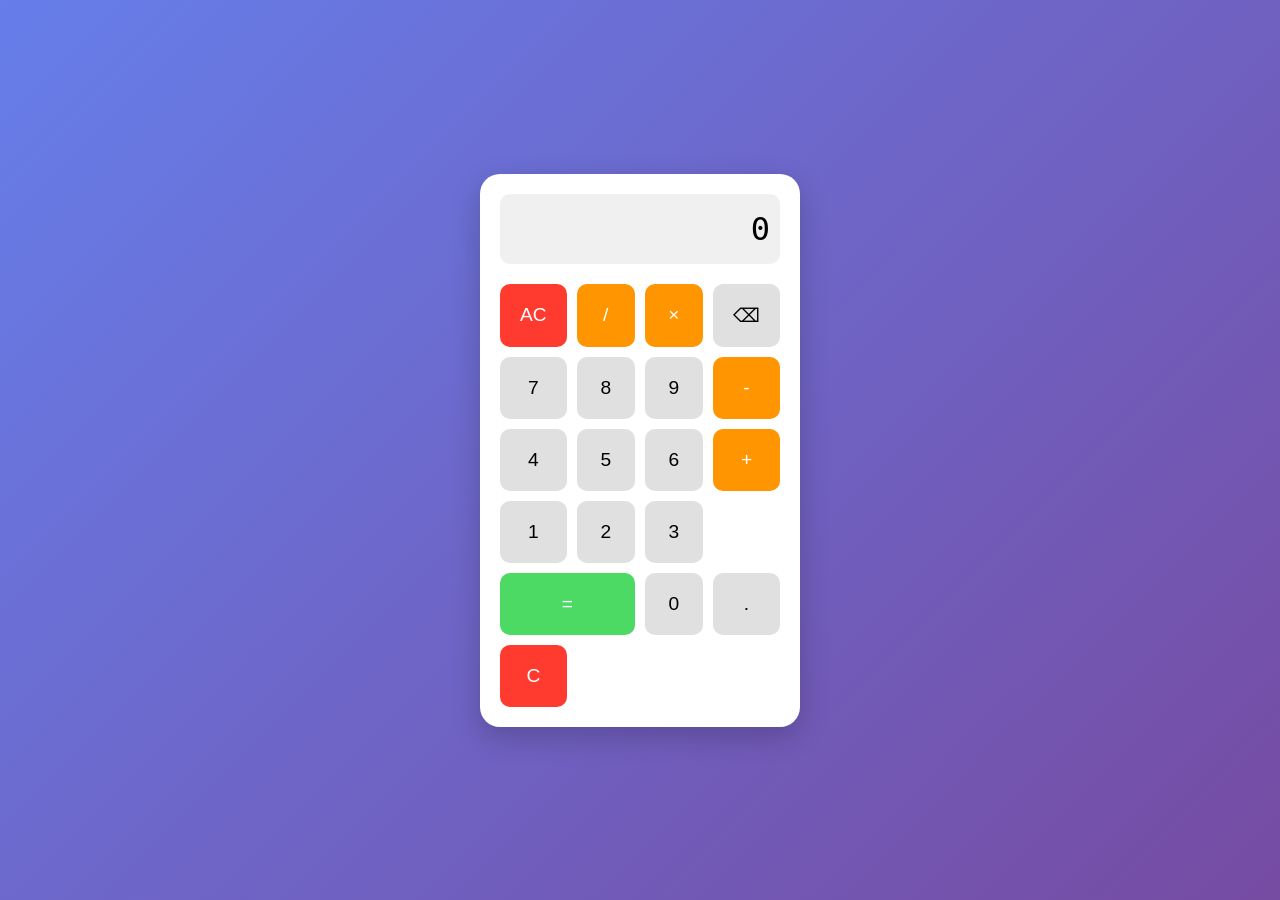
<file: day 1 calculator/index.html.html>
<!DOCTYPE html>
<html lang="en">
<head>
    <meta charset="UTF-8">
    <meta name="viewport" content="width=device-width, initial-scale=1.0">
    <title>Calculator</title>
    <style>
        * {
            margin: 0;
            padding: 0;
            box-sizing: border-box;
        }
        body {
            font-family: 'Segoe UI', Tahoma, Geneva, Verdana, sans-serif;
            background: linear-gradient(135deg, #667eea 0%, #764ba2 100%);
            display: flex;
            justify-content: center;
            align-items: center;
            min-height: 100vh;
        }
        .calculator {
            background: white;
            border-radius: 20px;
            padding: 20px;
            box-shadow: 0 10px 30px rgba(0,0,0,0.2);
            width: 320px;
        }
        #display {
            width: 100%;
            height: 70px;
            font-size: 2rem;
            text-align: right;
            padding: 10px;
            margin-bottom: 20px;
            border: none;
            background: #f0f0f0;
            border-radius: 10px;
            font-family: monospace;
        }
        .buttons {
            display: grid;
            grid-template-columns: repeat(4, 1fr);
            gap: 10px;
        }
        button {
            padding: 20px;
            font-size: 1.2rem;
            border: none;
            background: #e0e0e0;
            border-radius: 10px;
            cursor: pointer;
            transition: all 0.2s ease;
        }
        button:hover {
            background: #d0d0d0;
            transform: scale(0.98);
        }
        button.operator {
            background: #ff9500;
            color: white;
        }
        button.equals {
            background: #4cd964;
            color: white;
            grid-column: span 2;
        }
        button.clear {
            background: #ff3b30;
            color: white;
        }
    </style>
</head>
<body>
    <div class="calculator">
        <input type="text" id="display" readonly>
        <div class="buttons">
            <button class="clear" onclick="clearDisplay()">AC</button>
            <button class="operator" onclick="appendOperator('/')">/</button>
            <button class="operator" onclick="appendOperator('*')">×</button>
            <button onclick="deleteLast()">⌫</button>
            
            <button onclick="appendNumber(7)">7</button>
            <button onclick="appendNumber(8)">8</button>
            <button onclick="appendNumber(9)">9</button>
            <button class="operator" onclick="appendOperator('-')">-</button>
            
            <button onclick="appendNumber(4)">4</button>
            <button onclick="appendNumber(5)">5</button>
            <button onclick="appendNumber(6)">6</button>
            <button class="operator" onclick="appendOperator('+')">+</button>
            
            <button onclick="appendNumber(1)">1</button>
            <button onclick="appendNumber(2)">2</button>
            <button onclick="appendNumber(3)">3</button>
            <button class="equals" onclick="calculate()">=</button>
            
            <button onclick="appendNumber(0)">0</button>
            <button onclick="appendDecimal()">.</button>
            <button onclick="clearDisplay()" style="background: #ff3b30; color: white;">C</button>
        </div>
    </div>
    <script>
        let display = document.getElementById('display');
        let currentInput = '';
        
        function appendNumber(num) {
            currentInput += num.toString();
            display.value = currentInput;
        }
        
        function appendOperator(op) {
            if (currentInput === '' && op === '-') {
                currentInput = '-';
                display.value = currentInput;
                return;
            }
            if (currentInput !== '' && !isNaN(currentInput.slice(-1))) {
                currentInput += op;
                display.value = currentInput;
            }
        }
        
        function appendDecimal() {
            let parts = currentInput.split(/[\+\-\*\/]/);
            let lastNumber = parts[parts.length - 1];
            if (!lastNumber.includes('.')) {
                currentInput += '.';
                display.value = currentInput;
            }
        }
        
        function calculate() {
            try {
                let expression = currentInput.replace(/×/g, '*');
                let result = eval(expression);
                if (isNaN(result) || !isFinite(result)) {
                    display.value = 'Error';
                    currentInput = '';
                } else {
                    result = Math.round(result * 1000000) / 1000000;
                    display.value = result;
                    currentInput = result.toString();
                }
            } catch (e) {
                display.value = 'Error';
                currentInput = '';
            }
        }
        
        function clearDisplay() {
            currentInput = '';
            display.value = '0';
        }
        
        function deleteLast() {
            currentInput = currentInput.slice(0, -1);
            display.value = currentInput || '0';
        }
        
        document.addEventListener('keydown', function(event) {
            const key = event.key;
            if (!isNaN(key)) {
                appendNumber(parseInt(key));
            } else if (key === '+' || key === '-' || key === '*' || key === '/') {
                appendOperator(key);
            } else if (key === '.') {
                appendDecimal();
            } else if (key === 'Enter') {
                calculate();
            } else if (key === 'Escape') {
                clearDisplay();
            } else if (key === 'Backspace') {
                deleteLast();
            }
        });
        
        display.value = '0';
    </script>
</body>
</html>
</file>
